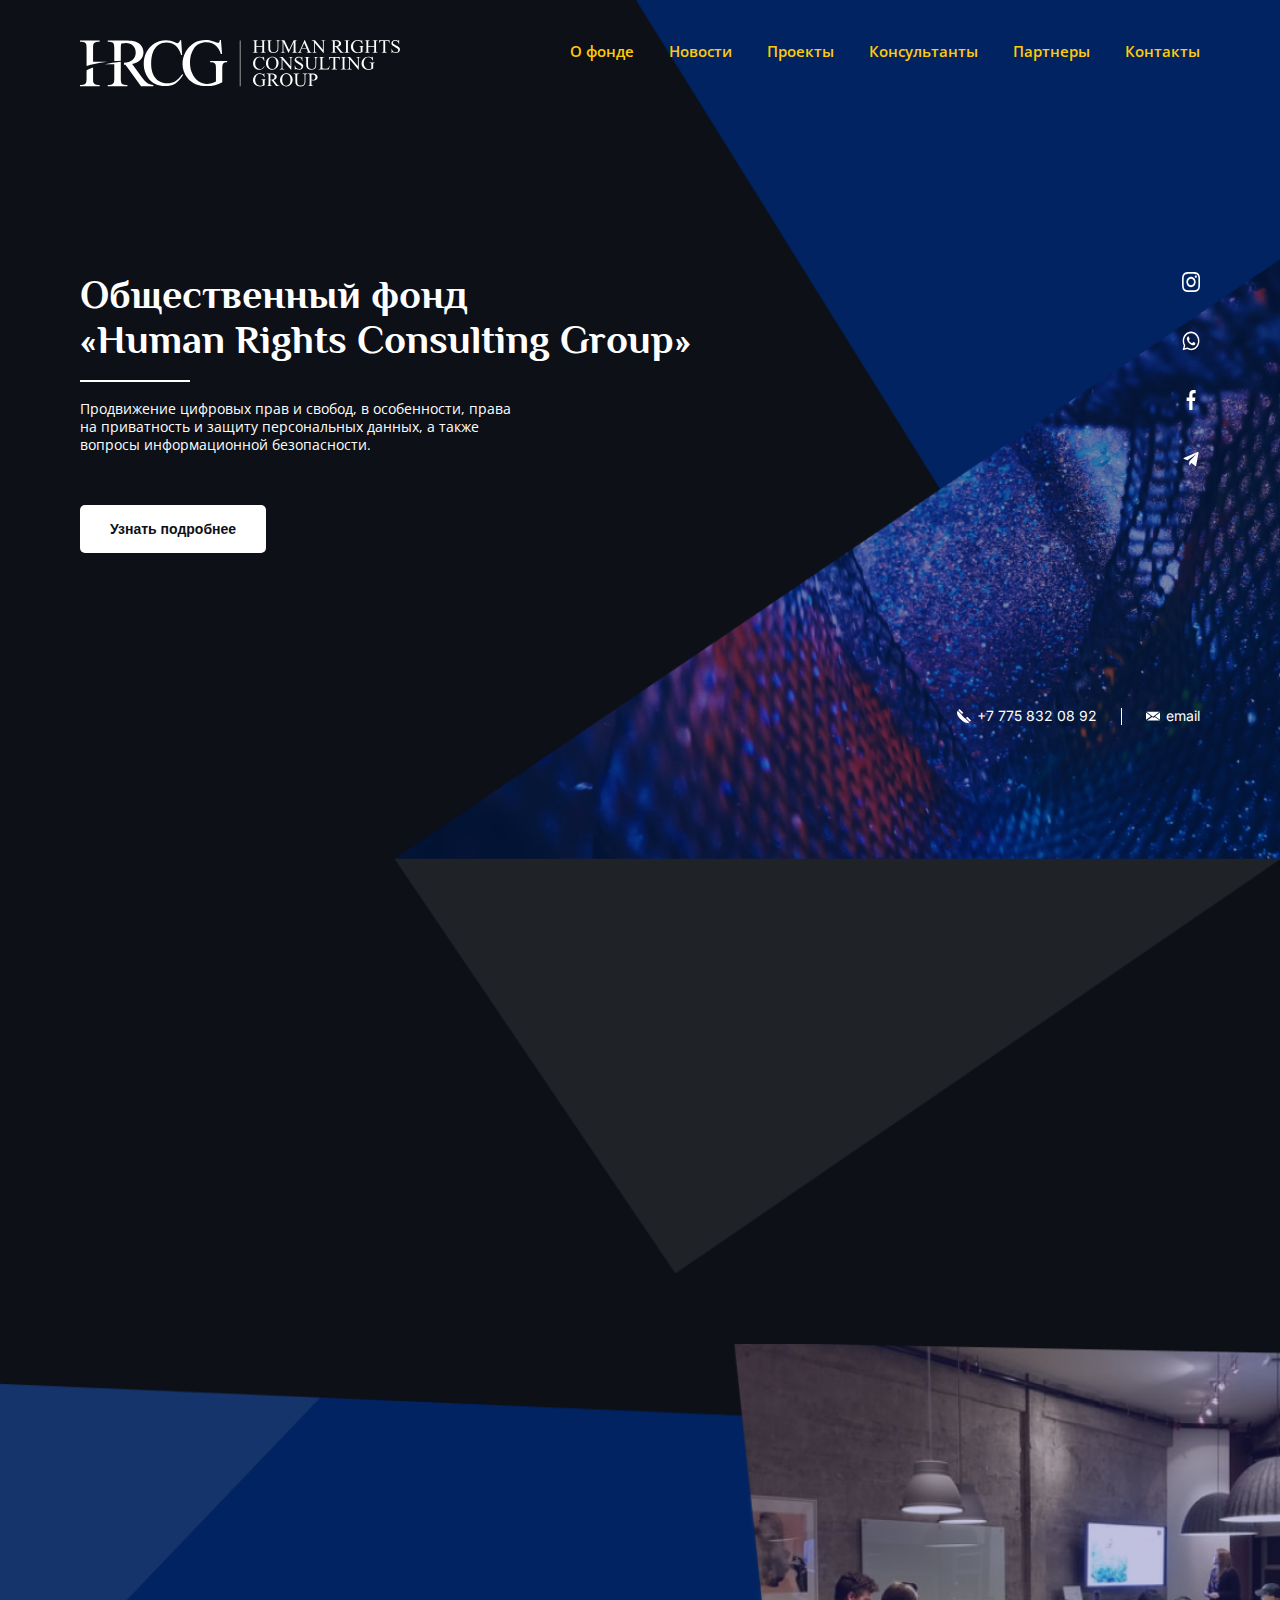
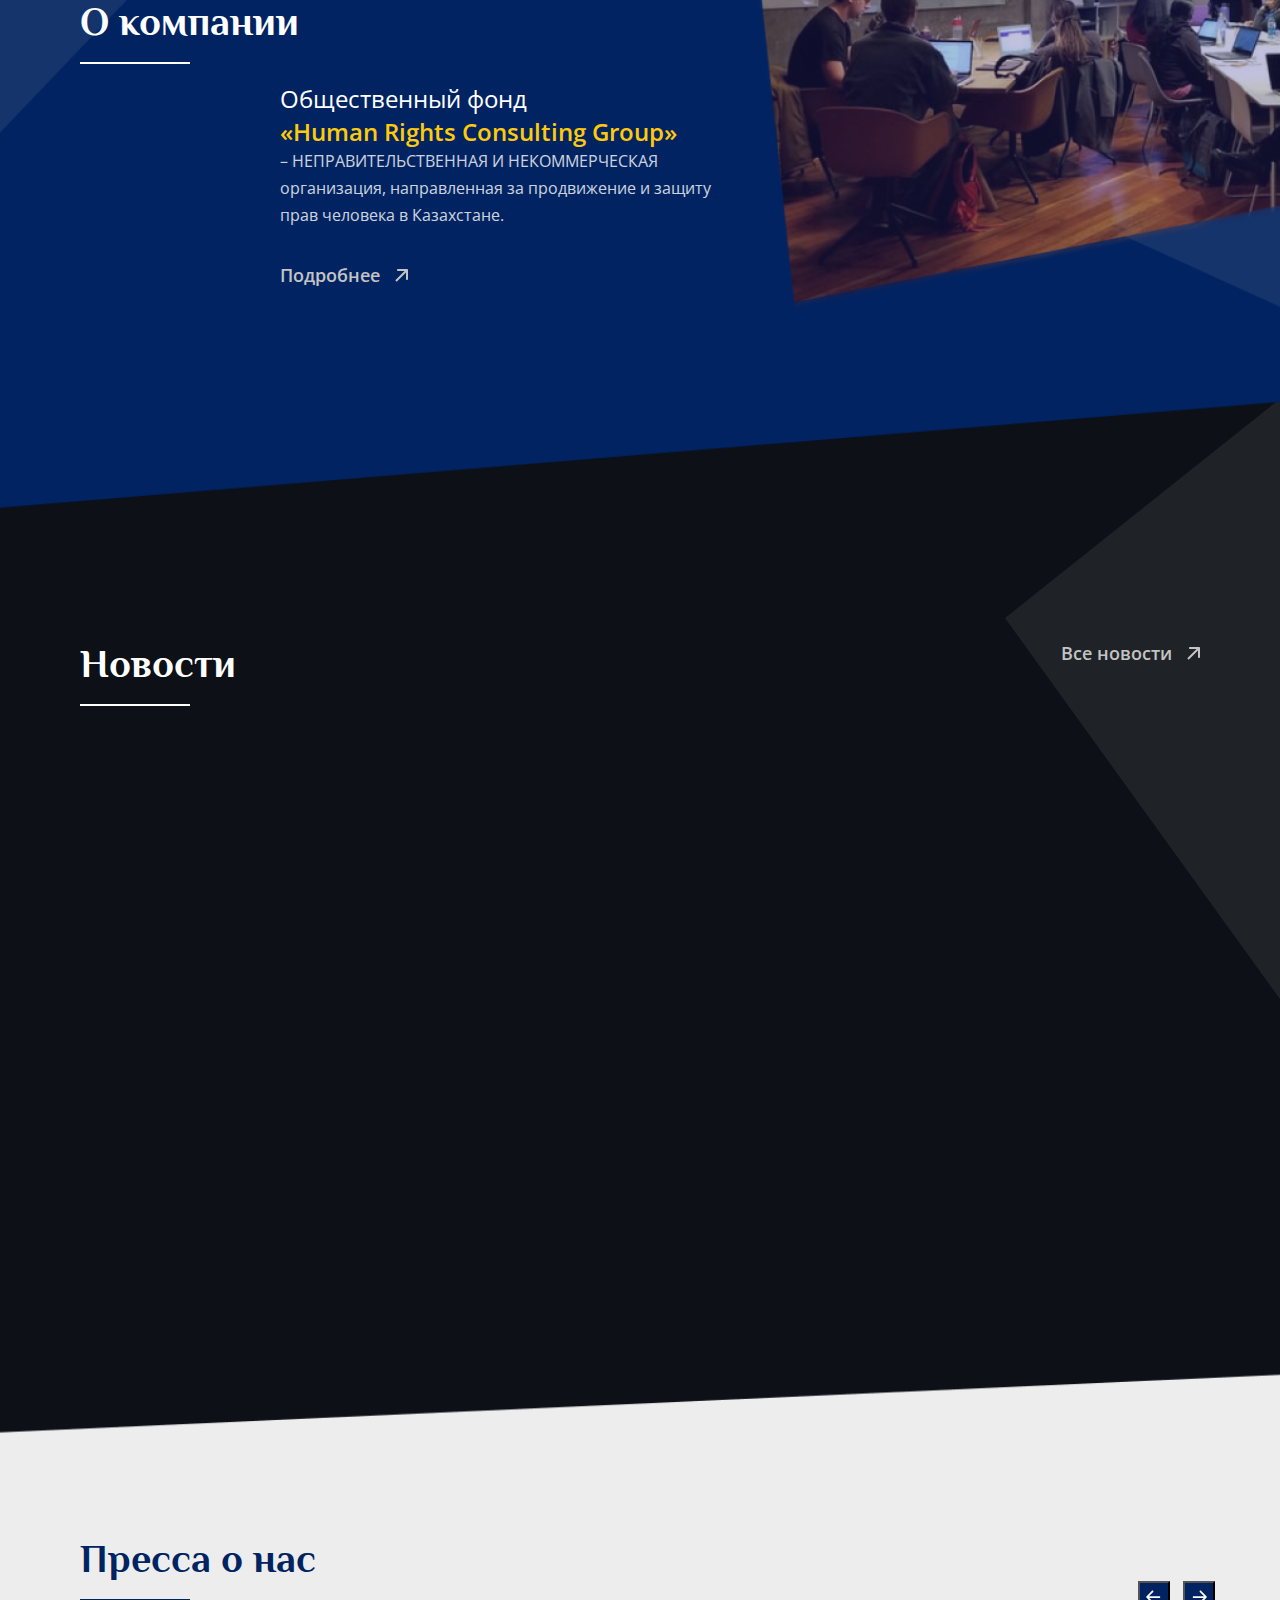
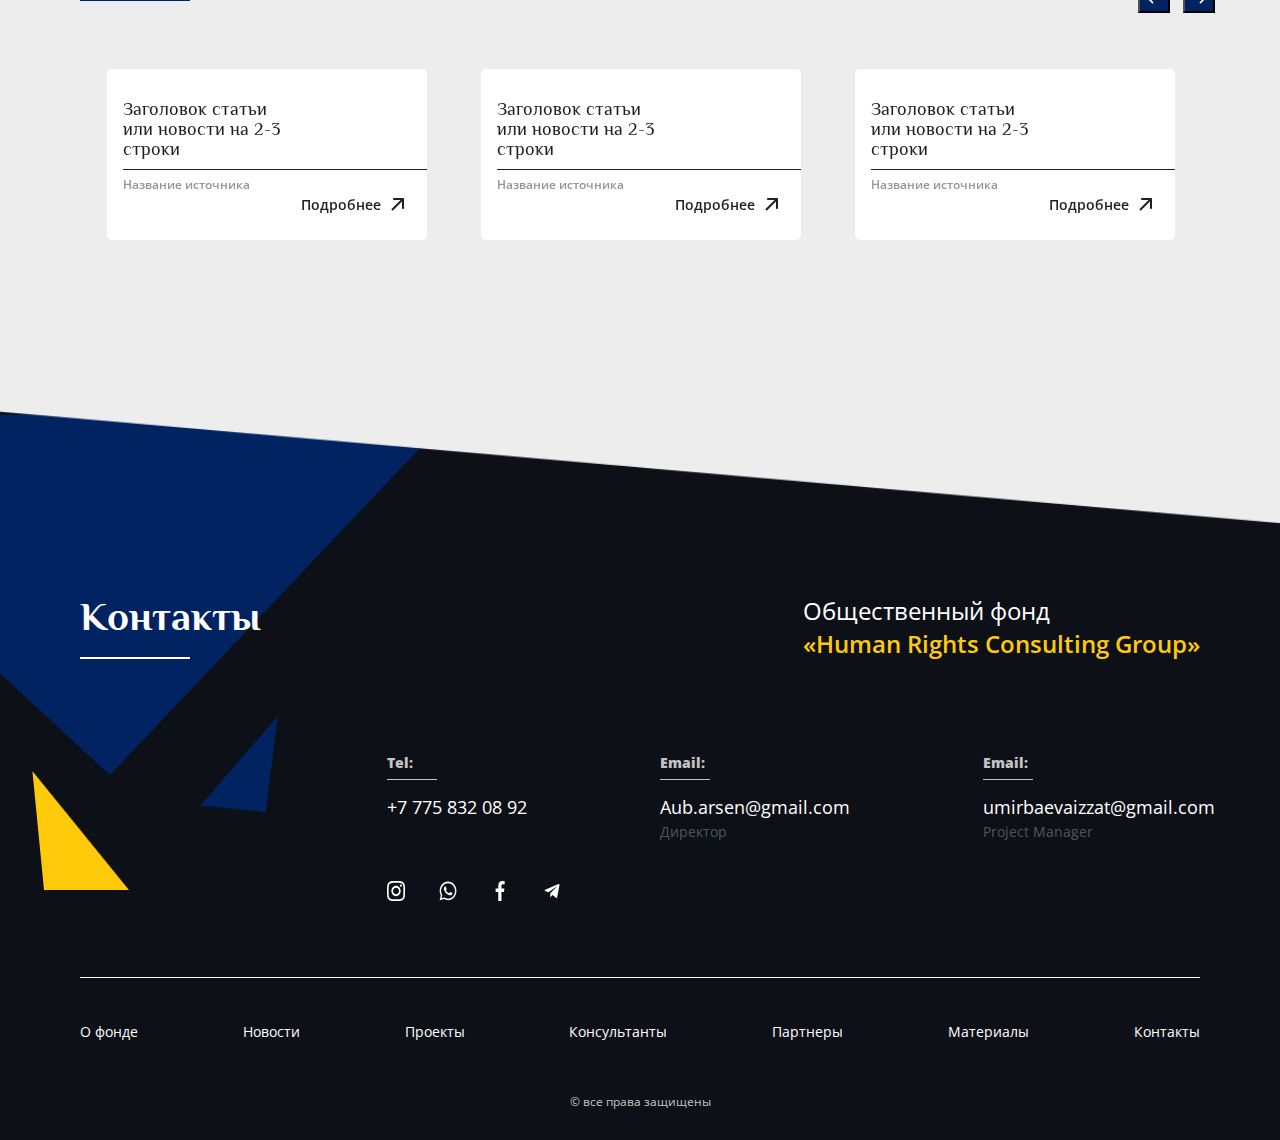
<file: index.html>
<!DOCTYPE html>
<html lang="ru">
<head>
    <meta charset="UTF-8">
    <meta http-equiv="X-UA-Compatible" content="IE=edge">
    <meta name="viewport" content="width=device-width, initial-scale=1.0">
    <title>Общественный фонд «Human Rights Consulting Group»</title>
    <link rel="stylesheet" href="styles/style.css">
</head>
<body>
    <header id="header">
        <div class="container">
            <nav class="menu">
                <a href="index.html"><img src="img/main/headerlogo.svg" alt="logo" class="logo__header"></a>
                <div class="menu__burger nav__bar" id="menu__burger"><img src="img/main/heroicons-outline_menu-alt-3.svg" id='menu__burger-img' alt="burger_menu"></div>
                <ul class="menu__list">
                    <li class="menu__list-item"><a href="#main">О фонде</a></li>
                    <li class="menu__list-item"><a href="pages/news.html">Новости</a></li>
                    <li class="menu__list-item"><a href="pages/projects.html">Проекты</a></li>
                    <li class="menu__list-item"><a href="pages/consultants.html">Консультанты</a></li>
                    <li class="menu__list-item"><a href="pages/partners.html">Партнеры</a></li>
                    <li class="menu__list-item"><a href="#contacts">Контакты</a></li>
                </ul>
            </nav>
            <div class="main__block">
                <div class="main__info animation-block">
                    <p class="main__title">Общественный фонд</p>
                    <p  class="main__subtitle">«Human Rights Consulting Group»</p>
                    <div class="line"></div>
                    <p class="main__desc">Продвижение цифровых прав и свобод, в особенности, права<br>
                         на приватность и защиту персональных данных, а также<br>
                          вопросы информационной безопасности.
                    </p>
                    <button class="btn"><a href="#main">Узнать подробнее</a></button>
                </div>
                <div class="main__socialm">
                    <a href="https://www.instagram.com/" class="social__item"><img src="img/main/inst.svg" alt=""></a>
                    <a href="https://wa.me/+77758320892" class="social__item"><img src="img/main/whatsapp.svg" alt=""></a>
                    <a href="" class="social__item"><img src="img/main/facebook.svg" alt=""></a>
                    <a href="https://t.me/+77758320892" class="social__item"><img src="img/main/telegram.svg" alt=""></a>
                </div>
            </div>
            <div class="header__contacts">
                <div class="cont__item item__tel">
                    <img src="img/main/tel.svg" alt="tel" class="tel__img">
                    <a href="tel:+77758320892">+7 775 832 08 92</a>
                </div>
                <div class="cont__item item__email">
                    <img src="img/main/email.svg" alt="email" class="mail__img">
                    <a href="mailto:Aub.arsen@gmail.com">email</a>
                </div>
            </div>
            <section class="mission animation-block">
                <div class="container">
                    <p class="main__title">Наша миссия</p>
                    <div class="line"></div>
                    <p class="mission__desc">Развитие гражданского общества путем<br>
                        информирования и вовлечения в продвижение<br>
                        прав человека в Республике Казахстан.
                    </p>
                </div>
            </section>
        </div>
    </header>
    <main>
        <section class="about__company" id="main">
            <div class="container">
                <p class="main__title">О компании</p>
                <div class="line"></div>
                <div class="about__desc">
                    <p class="about__heading">Общественный фонд<br>
                    <span>«Human Rights Consulting Group»</span>
                    </p>
                    <p class="about__info"><span>– НЕПРАВИТЕЛЬСТВЕННАЯ И НЕКОММЕРЧЕСКАЯ</span><br>
                         организация, направленная за продвижение и защиту<br>
                        прав человека в Казахстане.
                    </p>
                    <a href="" class="link__a btn__style btn__active" id="button">Подробнее <img src="img/main/arrow.svg" alt="arrow" class="link__icon"></a>
                </div>
                <div id="informer" class="b-toggle"><br>
                    <p class="about__hidden-info">HRCG является новой организацией, т.к. была зарегистрирована<br>
                        в июне 2020 года. На данный момент приоритет направлен на<br>
                        продвижение цифровых прав и свобод, в особенности, права на<br>
                        приватность и защиту персональных данных, а также вопросы<br>
                        информационной безопасности.
                    </p>
                    <p class="about__hidden-title">Основные методы и инструменты деятльности:</p>
                    <div class="about__methods">
                        <div class="about__methods-item">
                            <img src="img/main/analytics.png" alt="analytics">
                            <img src="img/main/hiddentriang.svg" alt="hiddentriang">
                            <p>Исследования<br> и анализ</p>
                        </div>
                        <div class="about__methods-item">
                            <img src="img/main/pie-chart.png" alt="chart">
                            <img src="img/main/hiddentriang.svg" alt="hiddentriang">
                            <p>Мониторинг<br> и оценка</p>
                        </div>
                        <div class="about__methods-item">
                            <img src="img/main/open.png" alt="open">
                            <img src="img/main/hiddentriang.svg" alt="hiddentriang">
                            <p>Образование<br> и просвещение</p>
                        </div>
                        <div class="about__methods-item">
                            <img src="img/main/darts.png" alt="darts">
                            <img src="img/main/hiddentriang.svg" alt="hiddentriang">
                            <p>Предоставление консультаций<br> и ведение кейсов</p>
                        </div>
                        <div class="about__methods-item">
                            <img src="img/main/business-presentation.png" alt="business-presentation">
                            <img src="img/main/hiddentriang.svg" alt="hiddentriang">
                            <p>Организация<br> и координация<br> мероприятий,<br> площадок и сообществ</p>
                        </div>
                        <div class="about__methods-item">
                            <img src="img/main/world.png" alt="world">
                            <img src="img/main/hiddentriang.svg" alt="hiddentriang">
                            <p>Взаимодействие<br> с государством и<br> международным<br> сообществом</p>
                        </div>
                        <div class="about__methods-item">
                            <img src="img/main/scale.png" alt="scale">
                            <img src="img/main/hiddentriang.svg" alt="hiddentriang">
                            <p>Информационные<br> и адвокационные<br> кампании</p>
                        </div>
                        <div class="about__methods-item">
                            <img src="img/main/desktop-computer.png" alt="desktop-computer">
                            <img src="img/main/hiddentriang.svg" alt="hiddentriang">
                            <p>Разработка решений и<br> автоматизация процессов<br> с использованием IT</p>
                        </div>
                    </div>
                </div>
            </div>
        </section>
        <section class="news__section">
            <div class="trianglenews"></div>
            <div class="container">                                                                                                                                                                                                                                                                                           
                <div class="heading__wrapper">
                    <div class="news__title">
                        <p class="main__title">Новости</p>
                        <div class="line"></div>
                    </div>
                    <a href="pages/news.html" class="link__a btn__style btn__active">Все новости <img src="img/main/arrow.svg" alt="arrow" class="link__icon"></a>
                </div>
                <div class="news__cards">
                    <div class="news__cards-item  animation-block">
                        <div class="cards__img1 cards__img-height">
                            <div class="cards__date">23.04.2022</div>
                        </div>
                        <div class="cards__info">
                            <p class="cards__heading">Workshop на тему «Цифровая<br> безопасность и цифровые права.<br> Адвокация»</p>
                            <hr class="cards__line">
                            <p class="cards__desc">Организаторами является International Republican<br> Institute в партнерстве с ОФ «Human Rights Consulting<br> Group» (HRCG).</p>
                            <a href="pages/article.html" class="cards__link btn__style btn__active">Подробнее <img src="img/main/bluearrow.svg" alt="arrow" class="link__icon"></a>
                        </div>
                    </div>
                    <div class="news__cards-item  animation-block">
                        <div class="cards__img1 cards__img-height">
                            <div class="cards__date">23.04.2022</div>
                        </div>
                        <div class="cards__info">
                            <p class="cards__heading">Workshop на тему «Цифровая<br> безопасность и цифровые права.<br> Адвокация»</p>
                            <hr class="cards__line">
                            <p class="cards__desc">Организаторами является International Republican<br> Institute в партнерстве с ОФ «Human Rights Consulting<br> Group» (HRCG).</p>
                            <a href="pages/article.html" class="cards__link btn__style btn__active">Подробнее <img src="img/main/bluearrow.svg" alt="arrow" class="link__icon"></a>
                        </div>
                    </div>
                    <div class="news__cards-item  animation-block">
                        <div class="cards__img1 cards__img-height">
                            <div class="cards__date">23.04.2022</div>
                        </div>
                        <div class="cards__info">
                            <p class="cards__heading">Workshop на тему «Цифровая<br> безопасность и цифровые права.<br> Адвокация»</p>
                            <hr class="cards__line">
                            <p class="cards__desc">Организаторами является International Republican<br> Institute в партнерстве с ОФ «Human Rights Consulting<br> Group» (HRCG).</p>
                            <a href="pages/article.html" class="cards__link btn__style btn__active">Подробнее <img src="img/main/bluearrow.svg" alt="arrow" class="link__icon"></a>
                        </div>
                    </div>
                </div>
                <a href="pages/news.html" class="mobile__news-link btn__active">Все новости <img src="img/main/arrow.svg" alt="arrow" class="link__icon"></a>
            </div>
        </section>
        <section class="press">
            <div class="container">
                <p class="main__title">Пресса о нас</p>
                <div class="line"></div>
                <div class="slider">
                    <div class="slider__item">
                        <p class="parag__heading">Заголовок статьи<br> 
                            или новости на 2-3<br> 
                            строки
                        </p>
                        <div class="parag__line"></div>
                        <p class="source">Название источника</p>
                        <a href="" class="parag__btn btn__style btn__active">Подробнее <img src="img/main/blackarr.svg" alt="blackarr"></a>
                    </div>
                    <div class="slider__item">
                        <p class="parag__heading">Заголовок статьи<br> 
                            или новости на 2-3<br> 
                            строки
                        </p>
                        <div class="parag__line"></div>
                        <p class="source">Название источника</p>
                        <a href="" class="parag__btn btn__style btn__active">Подробнее <img src="img/main/blackarr.svg" alt="blackarr"></a>
                    </div>
                    <div class="slider__item">
                        <p class="parag__heading">Заголовок статьи<br> 
                            или новости на 2-3<br> 
                            строки
                        </p>
                        <div class="parag__line"></div>
                        <p class="source">Название источника</p>
                        <a href="" class="parag__btn btn__style btn__active">Подробнее <img src="img/main/blackarr.svg" alt="blackarr"></a>
                    </div>
                    <div class="slider__item">
                        <p class="parag__heading">Заголовок статьи<br> 
                            или новости на 2-3<br> 
                            строки
                        </p>
                        <div class="parag__line"></div>
                        <p class="source">Название источника</p>
                        <a href="" class="parag__btn btn__style btn__active">Подробнее <img src="img/main/blackarr.svg" alt="blackarr"></a>
                    </div>
                    <div class="slider__item">
                        <p class="parag__heading">Заголовок статьи<br> 
                            или новости на 2-3<br> 
                            строки
                        </p>
                        <div class="parag__line"></div>
                        <p class="source">Название источника</p>
                        <a href="" class="parag__btn btn__style btn__active">Подробнее <img src="img/main/blackarr.svg" alt="blackarr"></a>
                    </div>
                </div>
        </section>
    </main>
    <footer class="footer" id="contacts__block">
        <div class="footer__features"></div>
        <div class="container">
            <div class="footer__wrapper">
                <div class="footer__top">
                    <div class="footer__heading">
                        <p class="main__title">Контакты</p>
                        <div class="line"></div>
                    </div>
                    <p class="about__heading">Общественный фонд<br>
                        <span>«Human Rights Consulting Group»</span>
                    </p>
                </div>
                <div class="footer__social-media">
                    <div class="footer__contacts">
                        <div class="contacts__item">
                            <p class="contacts__heading">Tel:</p>
                            <div class="contacts__line"></div>
                            <a href="tel:+77758320892">+7 775 832 08 92</a>
                        </div>
                        <div class="contacts__item">
                            <p class="contacts__heading">Email:</p>
                            <div class="contacts__line"></div>
                            <a href="mailto:Aub.arsen@gmail.com">Aub.arsen@gmail.com</a>
                            <p class="contacts__subtitle">Директор</p>
                        </div>
                        <div class="contacts__item">
                            <p class="contacts__heading">Email:</p>
                            <div class="contacts__line"></div>
                            <a href="mailto:umirbaevaizzat@gmail.com">umirbaevaizzat@gmail.com</a>
                            <p class="contacts__subtitle">Project Manager</p>
                        </div>
                    </div>
                    <div class="main__socialm">
                        <a href="https://www.instagram.com/" class="social__item"><img src="img/main/inst.svg" alt=""></a>
                        <a href="https://wa.me/+77758320892" class="social__item"><img src="img/main/whatsapp.svg" alt=""></a>
                        <a href="" class="social__item"><img src="img/main/facebook.svg" alt=""></a>
                        <a href="https://t.me/+77758320892" class="social__item"><img src="img/main/telegram.svg" alt=""></a>
                    </div>
                </div>
                <div class="footer__border"></div>
                <ul class="footer__links">
                    <li class="footer__links-item"><a href="#main">О фонде</a></li>
                    <li class="footer__links-item"><a href="pages/news.html">Новости</a></li>
                    <li class="footer__links-item"><a href="pages/projects.html">Проекты</a></li>
                    <li class="footer__links-item"><a href="pages/consultants.html">Консультанты</a></li>
                    <li class="footer__links-item"><a href="pages/partners.html">Партнеры</a></li>
                    <li class="footer__links-item"><a href="pages/materials.html">Материалы</a></li>
                    <li class="footer__links-item"><a href='#contacts__block' id="contacts">Контакты</a></li>
                </ul>
                <p class="license">© все права защищены</p>
            </div>
        </div>
    </footer>
    <aside class="aside" id="aside">
        <div class="aside__backdrop" id="aside__backdrop"></div>
        <div class="aside__inner">
            <div class="aside__close" id="aside__close"><span id='close' class="close"></span></div>
            <ul class="aside___link-wrapper">
                    <li class="aside__links-item"><a href="#main">О фонде</a></li>
                    <li class="aside__links-item"><a href="pages/news.html">Новости</a></li>
                    <li class="aside__links-item"><a href="pages/projects.html">Проекты</a></li>
                    <li class="aside__links-item"><a href="pages/consultants.html">Консультанты</a></li>
                    <li class="aside__links-item"><a href="pages/partners.html">Партнеры</a></li>
                    <li class="aside__links-item"><a href="pages/materials.html">Материалы</a></li>
                    <li class="aside__links-item"><a href='#contacts__block' id="contacts">Контакты</a></li>
            </ul>
        </div>
    </aside>
    <!--Подключаем файл скриптов-->
    <script src="js/main.js"></script>
    <!--Анимация скролла-->
    <script src="js/animation.js"></script>
    <!--Подключение jQuery-->
    <script src="https://code.jquery.com/jquery-3.6.0.min.js"></script>
    <!--Подключаем слайдер Slick-->
    <script src="js/slick.min.js"></script>
    <script src="js/script.js"></script>
    <!--Плавный скролл якорных ссылок-->
    <script src="js/scroll.js"></script>
    <script src="js/menu.js"></script>
</body>
</html>
</file>
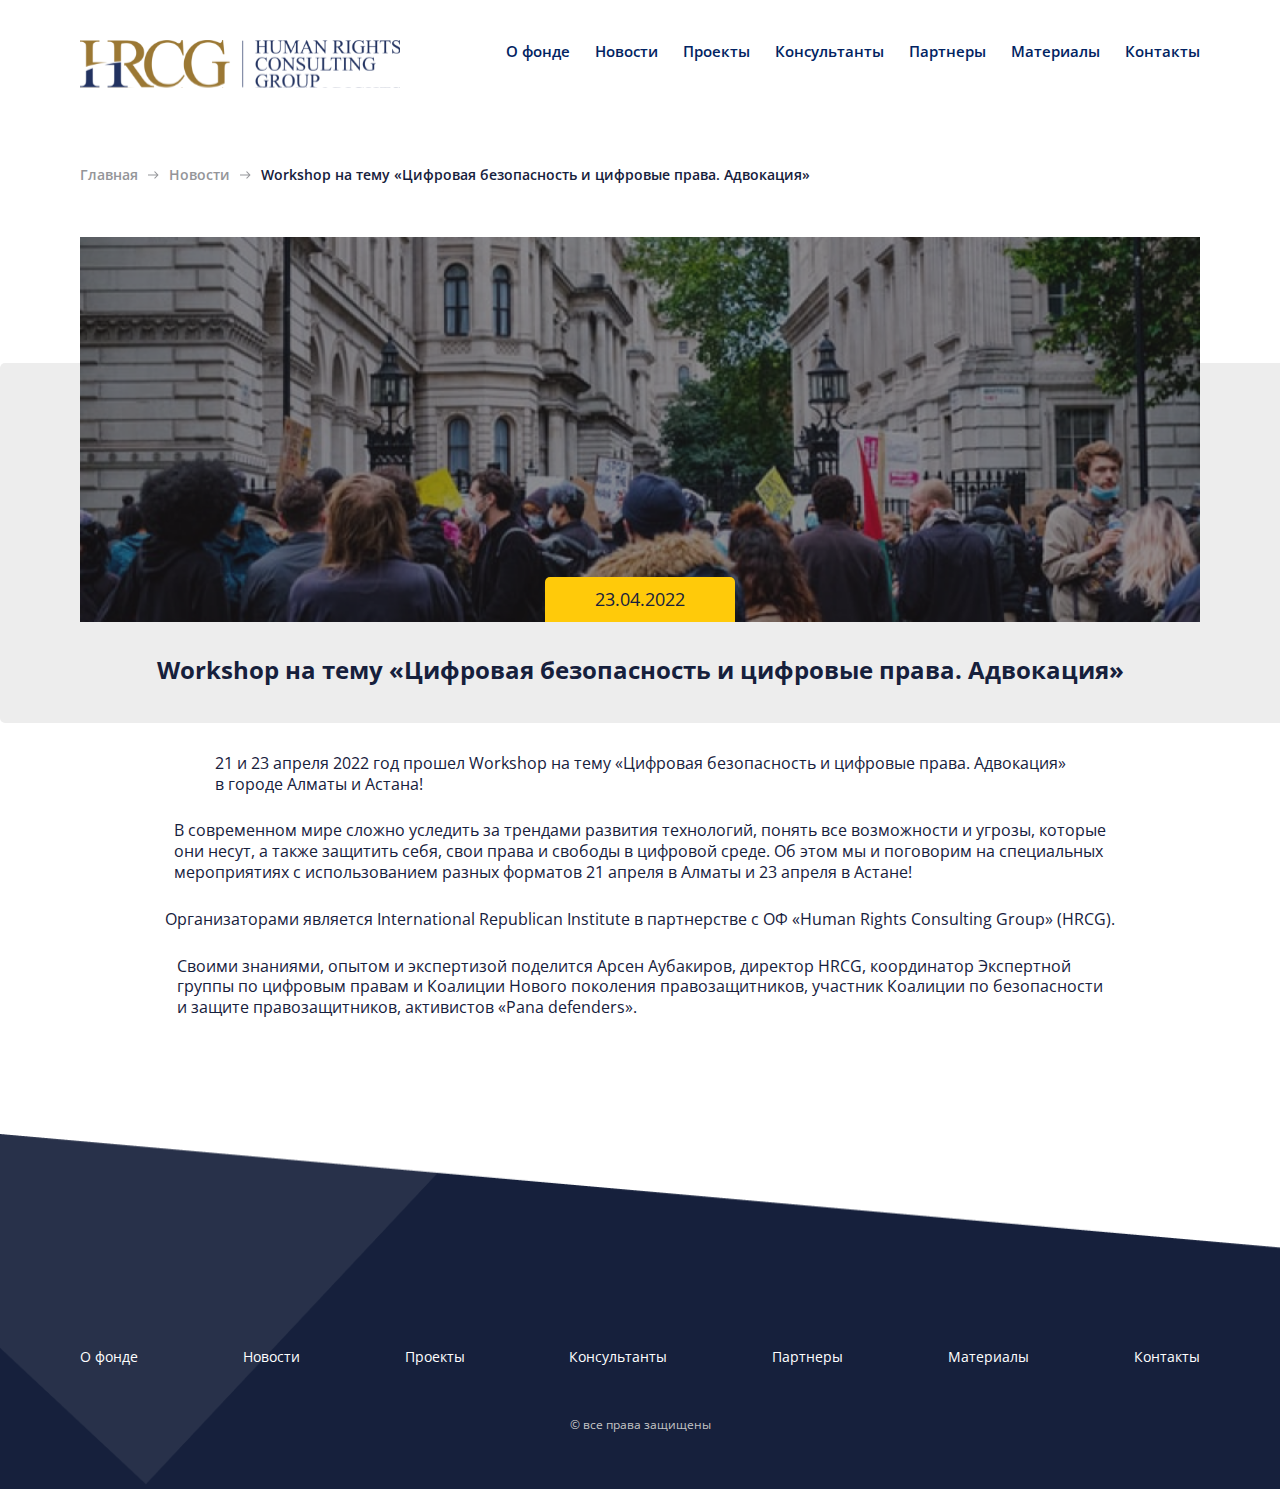
<file: pages/article.html>
<!DOCTYPE html>
<html lang="ru">
<head>
    <meta charset="UTF-8">
    <meta http-equiv="X-UA-Compatible" content="IE=edge">
    <meta name="viewport" content="width=device-width, initial-scale=1.0">
    <title>Workshop на тему «Цифровая безопасность и цифровые права. Адвокация»</title>
    <link rel="stylesheet" href="../styles/article.css">
</head>
<body>
    <header>
        <div class="container">
            <nav class="menu">
                <a href="../index.html"><img src="../img/newsblog/bloglogo.svg" alt="logo" class="logoheader"></a>
                <div class="menu__burger nav__bar" id="menu__burger"><img src="../img/all/blacklogo.svg" id='menu__burger-img' alt="burger_menu"></div>
                <ul class="menu__list">
                    <li class="menu__list-item"><a href="../index.html#main">О фонде</a></li>
                    <li class="menu__list-item"><a href="news.html">Новости</a></li>
                    <li class="menu__list-item"><a href="projects.html">Проекты</a></li>
                    <li class="menu__list-item"><a href="consultants.html">Консультанты</a></li>
                    <li class="menu__list-item"><a href="partners.html">Партнеры</a></li>
                    <li class="menu__list-item"><a href="materials.html">Материалы</a></li>
                    <li class="menu__list-item"><a href="../index.html#contacts">Контакты</a></li>
                </ul>
            </nav>
        </div>
    </header>
    <main>
        <section class="news__article">
            <div class="bg__article"></div>
            <div class="container">
                <div class="news__link">
                    <a href="../index.html" class="news__link-item1">Главная</a>
                    <img src="../img/all/greyarrow.svg" alt="greyarrow">
                    <a href="news.html" class="news__link-item1">Новости</a>
                    <img src="../img/all/greyarrow.svg" alt="greyarrow">
                    <a href="article.html" class="news__link-item2">Workshop на тему «Цифровая безопасность и цифровые права. Адвокация»</a>
                </div>
                <div class="article__wrapper">
                    <div class="article__img">
                        <div class="picture"></div>
                        <div class="cards__date">23.04.2022</div>
                    </div>
                </div>
                <p class="article__title">Workshop на тему «Цифровая безопасность и цифровые права. Адвокация»</p>
                <div class="article__info">
                        <p>
                            21 и 23 апреля 2022 год прошел Workshop на тему «Цифровая безопасность и цифровые права. Адвокация»<br> 
                            в городе Алматы и Астана!
                        </p>
                        <p>
                            В современном мире сложно уследить за трендами развития технологий, понять все возможности и угрозы, которые<br> они несут, а также защитить себя, свои права и свободы в цифровой среде. Об этом мы и поговорим на специальных<br> мероприятиях с использованием разных форматов 21 апреля в Алматы и 23 апреля в Астане!
                        </p>
                        <p>
                            Организаторами является International Republican Institute в партнерстве с ОФ «Human Rights Consulting Group» (HRCG).
                        </p>
                        <p>
                            Своими знаниями, опытом и экспертизой поделится Арсен Аубакиров, директор HRCG, координатор Экспертной<br> группы по цифровым правам и Коалиции Нового поколения правозащитников, участник Коалиции по безопасности<br> 
                            и защите правозащитников, активистов «Pana defenders».
                        </p>
                </div>
            </div>
        </section>
    </main>
    <footer>
        <div class="container">
            <ul class="footer__links">
                <li class="footer__links-item"><a href="../index.html#main">О фонде</a></li>
                <li class="footer__links-item"><a href="news.html">Новости</a></li>
                <li class="footer__links-item"><a href="projects.html">Проекты</a></li>
                <li class="footer__links-item"><a href="consultants.html">Консультанты</a></li>
                <li class="footer__links-item"><a href="partners.html">Партнеры</a></li>
                <li class="footer__links-item"><a href="materials.html">Материалы</a></li>
                <li class="footer__links-item"><a href="../index.html#contacts">Контакты</a></li>
            </ul>
            <p class="license">© все права защищены</p>
        </div>
    </footer>
    <aside class="aside" id="aside">
        <div class="aside__backdrop" id="aside__backdrop"></div>
        <div class="aside__inner">
            <div class="aside__close" id="aside__close"><span id='close' class="close"></span></div>
            <ul class="aside___link-wrapper">
                <li class="aside__links-item"><a href="../index.html#main">О фонде</a></li>
                <li class="aside__links-item"><a href="news.html">Новости</a></li>
                <li class="aside__links-item"><a href="projects.html">Проекты</a></li>
                <li class="aside__links-item"><a href="consultants.html">Консультанты</a></li>
                <li class="aside__links-item"><a href="partners.html">Партнеры</a></li>
                <li class="aside__links-item"><a href="materials.html">Материалы</a></li>
                <li class="aside__links-item"><a href='../index.html#contacts'>Контакты</a></li>
            </ul>
        </div>
    </aside>

    <script src="../js/menu.js"></script>
</body>
</html>
</file>
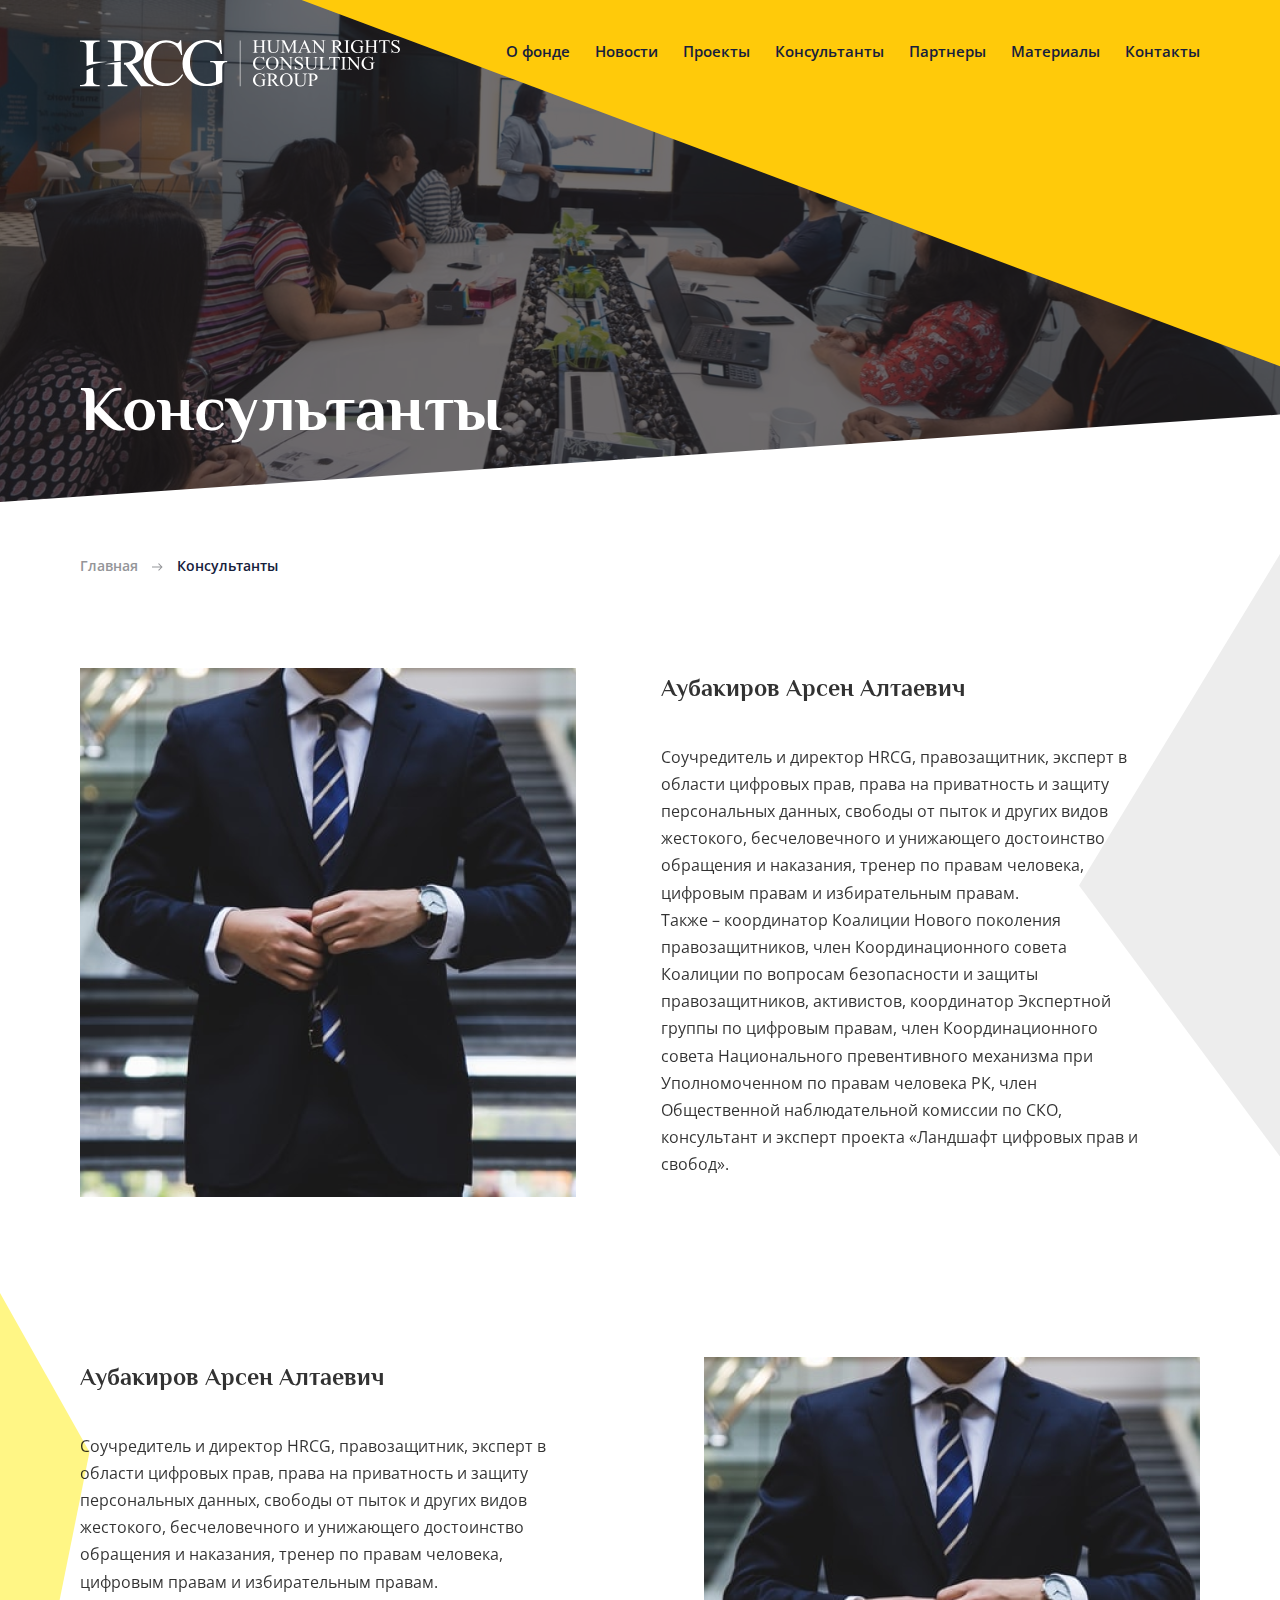
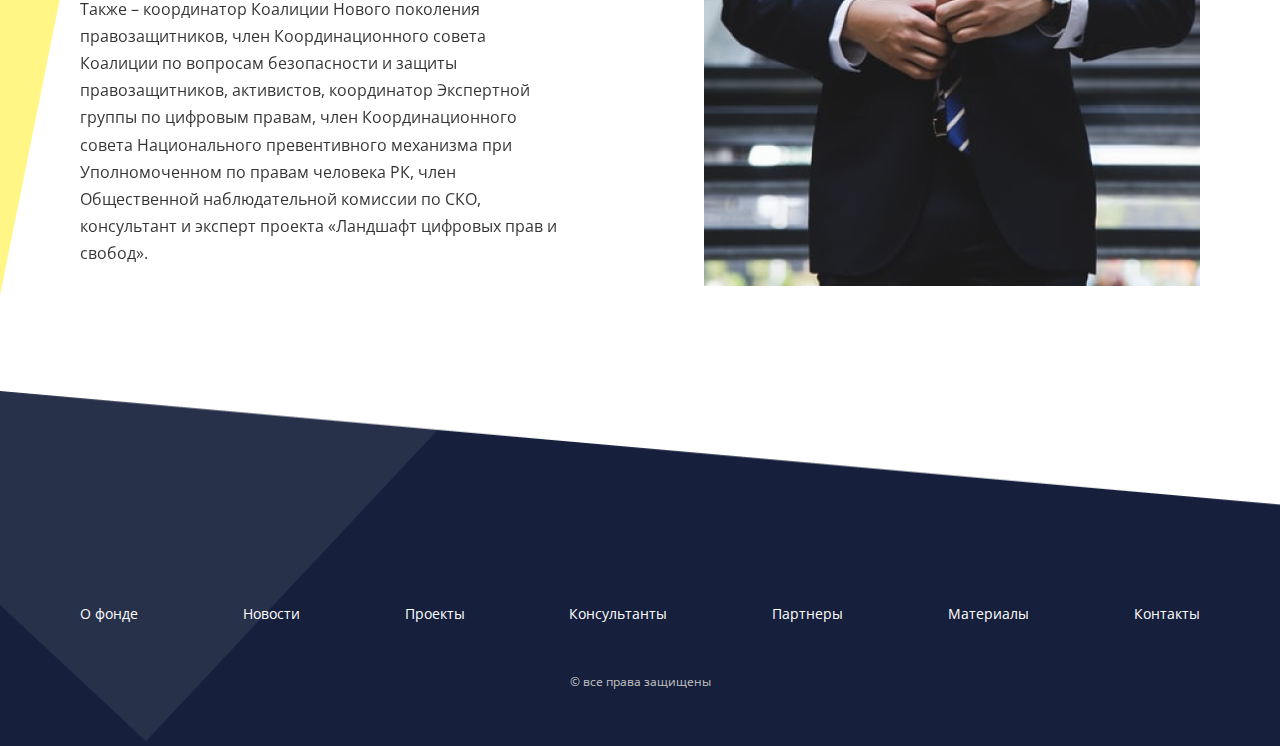
<file: pages/consultants.html>
<!DOCTYPE html>
<html lang="ru">
<head>
    <meta charset="UTF-8">
    <meta http-equiv="X-UA-Compatible" content="IE=edge">
    <meta name="viewport" content="width=device-width, initial-scale=1.0">
    <title>Консультанты</title>
    <link rel="stylesheet" href="../styles/consultants.css">
</head>
<body>
    <header>
        <div class="container">
            <nav class="menu">
                <a href="../index.html"><img src="../img/all/headerlogo.svg" alt="logo" class="logoheader"></a>
                <div class="menu__burger nav__bar" id="menu__burger"><img src="../img/all/blacklogo.svg" id='menu__burger-img' alt="burger_menu"></div>
                <ul class="menu__list">
                    <li class="menu__list-item"><a href="../index.html#main">О фонде</a></li>
                    <li class="menu__list-item"><a href="news.html">Новости</a></li>
                    <li class="menu__list-item"><a href="projects.html">Проекты</a></li>
                    <li class="menu__list-item"><a href="consultants.html">Консультанты</a></li>
                    <li class="menu__list-item"><a href="partners.html">Партнеры</a></li>
                    <li class="menu__list-item"><a href="materials.html">Материалы</a></li>
                    <li class="menu__list-item"><a href="../index.html#contacts">Контакты</a></li>
                </ul>
            </nav>
            <p class="news__title animation-block">Консультанты</p>
        </div>
    </header>
    <main>
        <section class="experts__section">
            <img src="../img/experts/greyitria.svg" alt="greyitria" class="grey__figure">
            <img src="../img/experts/yellowtria.svg" alt="yellowtria" class="yellow__figure">
            <div class="container">
                <div class="news__link">
                    <a href="../index.html" class="news__link-item1">Главная</a>
                    <img src="../img/all/greyarrow.svg" alt="greyarrow">
                    <a href="experts.html" class="news__link-item2">Консультанты</a>
                </div>
                <div class="experts__card-1">
                    <img src="../img/experts/man.png" alt="man" class="experts__img-1">
                    <div class="experts__text">
                        <p class="experts__heading">Аубакиров Арсен Алтаевич</p>
                        <p class="experts__info">Соучредитель и директор HRCG, правозащитник, эксперт в области цифровых прав, права на приватность и защиту персональных данных, свободы от пыток и других видов жестокого, бесчеловечного и унижающего достоинство обращения и наказания, тренер по правам человека, цифровым правам и избирательным правам.<br>
                            Также – координатор Коалиции Нового поколения правозащитников, член Координационного совета Коалиции 
                            по вопросам безопасности и защиты правозащитников, активистов, координатор Экспертной группы по цифровым правам, член Координационного совета Национального превентивного механизма при Уполномоченном по правам человека РК, член Общественной наблюдательной комиссии по СКО, консультант и эксперт проекта «Ландшафт цифровых прав и свобод».</p>
                    </div>
                </div>
                <div class="experts__card-2">
                    <img src="../img/experts/man.png" alt="man" class="experts__img-2">
                    <div class="experts__text">
                        <p class="experts__heading">Аубакиров Арсен Алтаевич</p>
                        <p class="experts__info">Соучредитель и директор HRCG, правозащитник, эксперт в области цифровых прав, права на приватность и защиту персональных данных, свободы от пыток и других видов жестокого, бесчеловечного и унижающего достоинство обращения и наказания, тренер по правам человека, цифровым правам и избирательным правам.<br>
                            Также – координатор Коалиции Нового поколения правозащитников, член Координационного совета Коалиции 
                            по вопросам безопасности и защиты правозащитников, активистов, координатор Экспертной группы по цифровым правам, член Координационного совета Национального превентивного механизма при Уполномоченном по правам человека РК, член Общественной наблюдательной комиссии по СКО, консультант и эксперт проекта «Ландшафт цифровых прав и свобод».</p>
                    </div>
                </div>
            </div>
        </section>
    </main>
    <footer>
        <div class="container">
            <ul class="footer__links">
                <li class="footer__links-item"><a href="../index.html#main">О фонде</a></li>
                <li class="footer__links-item"><a href="news.html">Новости</a></li>
                <li class="footer__links-item"><a href="projects.html">Проекты</a></li>
                <li class="footer__links-item"><a href="consultants.html">Консультанты</a></li>
                <li class="footer__links-item"><a href="partners.html">Партнеры</a></li>
                <li class="footer__links-item"><a href="materials.html">Материалы</a></li>
                <li class="footer__links-item"><a href="../index.html#contacts">Контакты</a></li>
            </ul>
            <p class="license">© все права защищены</p>
        </div>
    </footer>
    <aside class="aside" id="aside">
        <div class="aside__backdrop" id="aside__backdrop"></div>
        <div class="aside__inner">
            <div class="aside__close" id="aside__close"><span id='close' class="close"></span></div>
            <ul class="aside___link-wrapper">
                <li class="aside__links-item"><a href="../index.html#main">О фонде</a></li>
                <li class="aside__links-item"><a href="news.html">Новости</a></li>
                <li class="aside__links-item"><a href="projects.html">Проекты</a></li>
                <li class="aside__links-item"><a href="consultants.html">Консультанты</a></li>
                <li class="aside__links-item"><a href="partners.html">Партнеры</a></li>
                <li class="aside__links-item"><a href="materials.html">Материалы</a></li>
                <li class="aside__links-item"><a href='../index.html#contacts'>Контакты</a></li>
            </ul>
        </div>
    </aside>
    <script src="../js/menu.js"></script>
    <script src="../js/animation.js"></script>
</body>
</html>
</file>
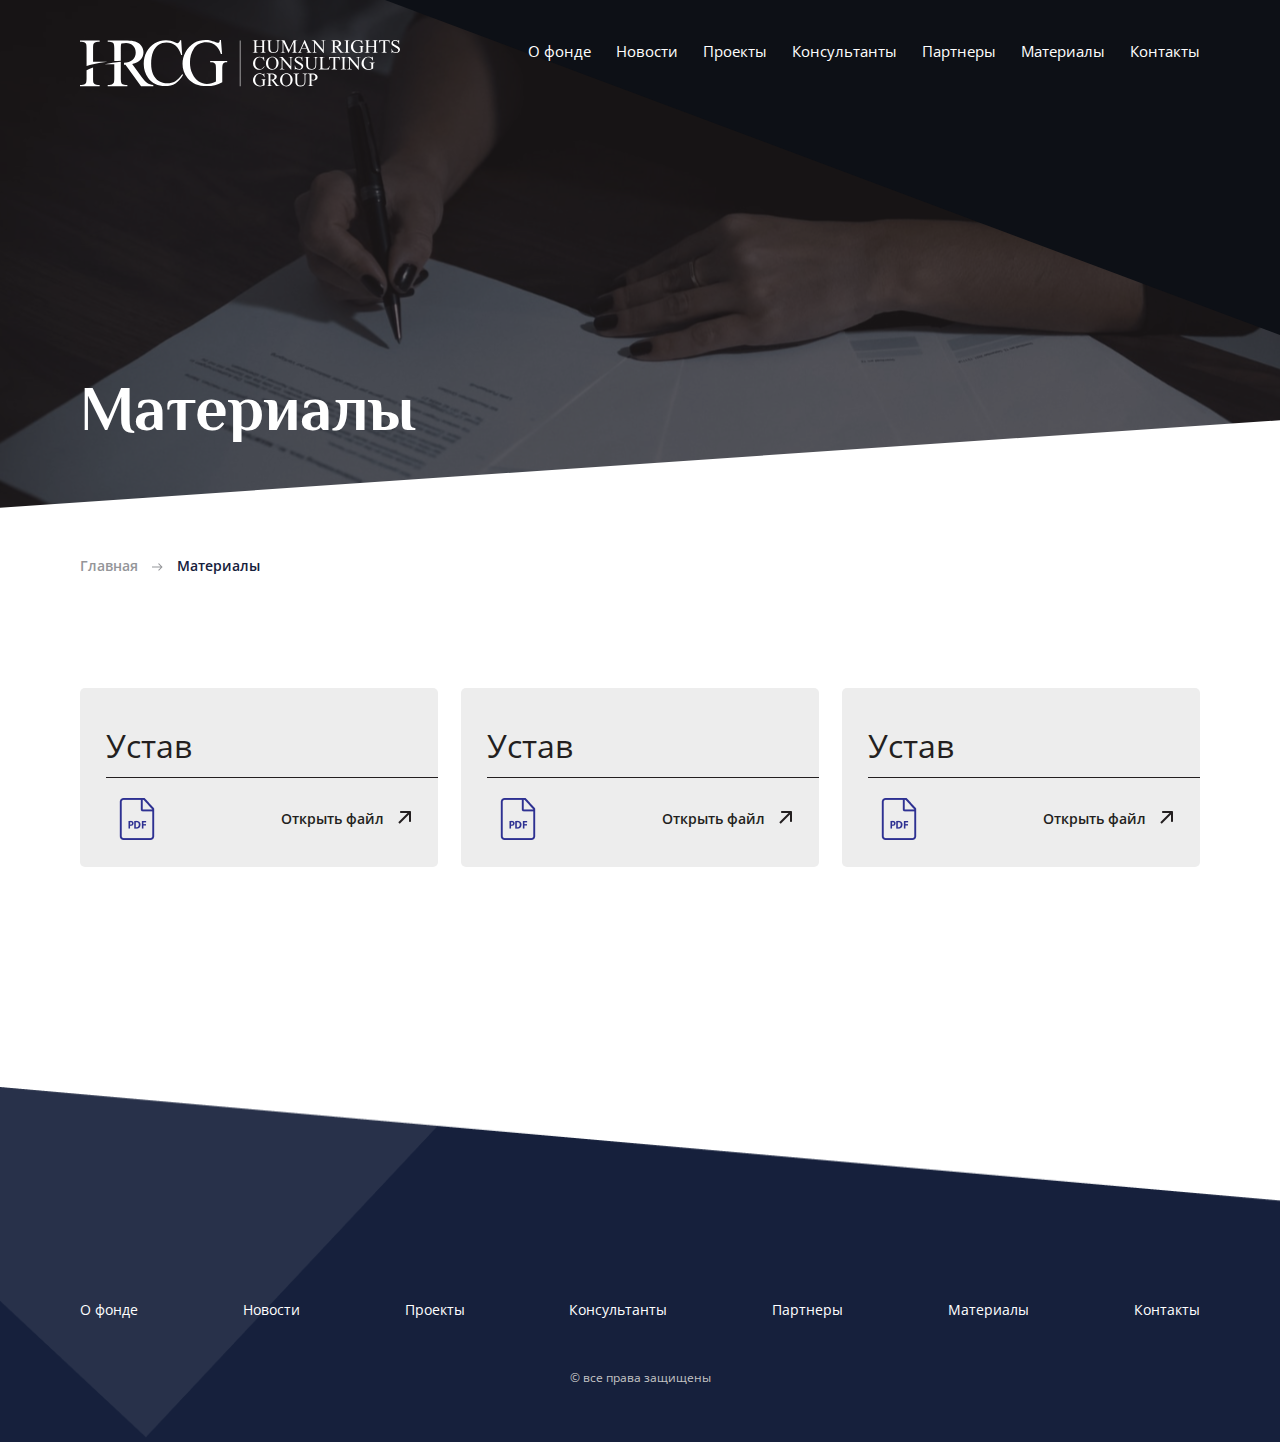
<file: pages/materials.html>
<!DOCTYPE html>
<html lang="ru">
<head>
    <meta charset="UTF-8">
    <meta http-equiv="X-UA-Compatible" content="IE=edge">
    <meta name="viewport" content="width=device-width, initial-scale=1.0">
    <title>Партнеры</title>
    <link rel="stylesheet" href="../styles/materials.css">
</head>
<body>
    <header>
        <div class="container">
            <nav class="menu">
                <a href="../index.html"><img src="../img/all/headerlogo.svg" alt="logo" class="logoheader"></a>
                <div class="menu__burger nav__bar" id="menu__burger"><img src="../img/all/whitelogo.svg" id='menu__burger-img' alt="burger_menu"></div>
                <ul class="menu__list">
                    <li class="menu__list-item"><a href="../index.html#main">О фонде</a></li>
                    <li class="menu__list-item"><a href="news.html">Новости</a></li>
                    <li class="menu__list-item"><a href="projects.html">Проекты</a></li>
                    <li class="menu__list-item"><a href="consultants.html">Консультанты</a></li>
                    <li class="menu__list-item"><a href="partners.html">Партнеры</a></li>
                    <li class="menu__list-item"><a href="materials.html">Материалы</a></li>
                    <li class="menu__list-item"><a href="../index.html#contacts">Контакты</a></li>
                </ul>
            </nav>
            <p class="news__title animation-block">Материалы</p>
        </div>
    </header>
    <main>
        <section class="materials__section">
            <div class="container">
                <div class="news__link">
                    <a href="../index.html" class="news__link-item1">Главная</a>
                    <img src="../img/all/greyarrow.svg" alt="greyarrow">
                    <a href="news.html" class="news__link-item2">Материалы</a>
                </div>
                <div class="materials__wrapper">
                    <div class="materials-item">
                        <p class="materials__title">Устав</p>
                        <div class="materials__line"></div>
                        <div class="source__file">
                            <img src="../img/materials/pdf.png" alt="pdf">
                            <a href="" class="btn__active">Открыть файл <img src="../img/all/brownarrow.svg" alt="brownarrow"></a>
                        </div>
                    </div>
                    <div class="materials-item">
                        <p class="materials__title">Устав</p>
                        <div class="materials__line"></div>
                        <div class="source__file">
                            <img src="../img/materials/pdf.png" alt="pdf">
                            <a href="" class="btn__active">Открыть файл <img src="../img/all/brownarrow.svg" alt="brownarrow"></a>
                        </div>
                    </div>
                    <div class="materials-item">
                        <p class="materials__title">Устав</p>
                        <div class="materials__line"></div>
                        <div class="source__file">
                            <img src="../img/materials/pdf.png" alt="pdf">
                            <a href="" class="btn__active">Открыть файл <img src="../img/all/brownarrow.svg" alt="brownarrow"></a>
                        </div>
                    </div>
                </div>
            </div>
        </section>
    </main>
    <footer>
        <div class="container">
            <ul class="footer__links">
                <li class="footer__links-item"><a href="../index.html#main">О фонде</a></li>
                <li class="footer__links-item"><a href="news.html">Новости</a></li>
                <li class="footer__links-item"><a href="projects.html">Проекты</a></li>
                <li class="footer__links-item"><a href="consultants.html">Консультанты</a></li>
                <li class="footer__links-item"><a href="partners.html">Партнеры</a></li>
                <li class="footer__links-item"><a href="materials.html">Материалы</a></li>
                <li class="footer__links-item"><a href="../index.html#contacts">Контакты</a></li>
            </ul>
            <p class="license">© все права защищены</p>
        </div>
    </footer>
    <aside class="aside" id="aside">
        <div class="aside__backdrop" id="aside__backdrop"></div>
        <div class="aside__inner">
            <div class="aside__close" id="aside__close"><span id='close' class="close"></span></div>
            <ul class="aside___link-wrapper">
                <li class="aside__links-item"><a href="../index.html#main">О фонде</a></li>
                <li class="aside__links-item"><a href="news.html">Новости</a></li>
                <li class="aside__links-item"><a href="projects.html">Проекты</a></li>
                <li class="aside__links-item"><a href="consultants.html">Консультанты</a></li>
                <li class="aside__links-item"><a href="partners.html">Партнеры</a></li>
                <li class="aside__links-item"><a href="materials.html">Материалы</a></li>
                <li class="aside__links-item"><a href='../index.html#contacts'>Контакты</a></li>
            </ul>
        </div>
    </aside>
    <script src="../js/menu.js"></script>
    <script src="../js/animation.js"></script>
</body>
</html>
</file>
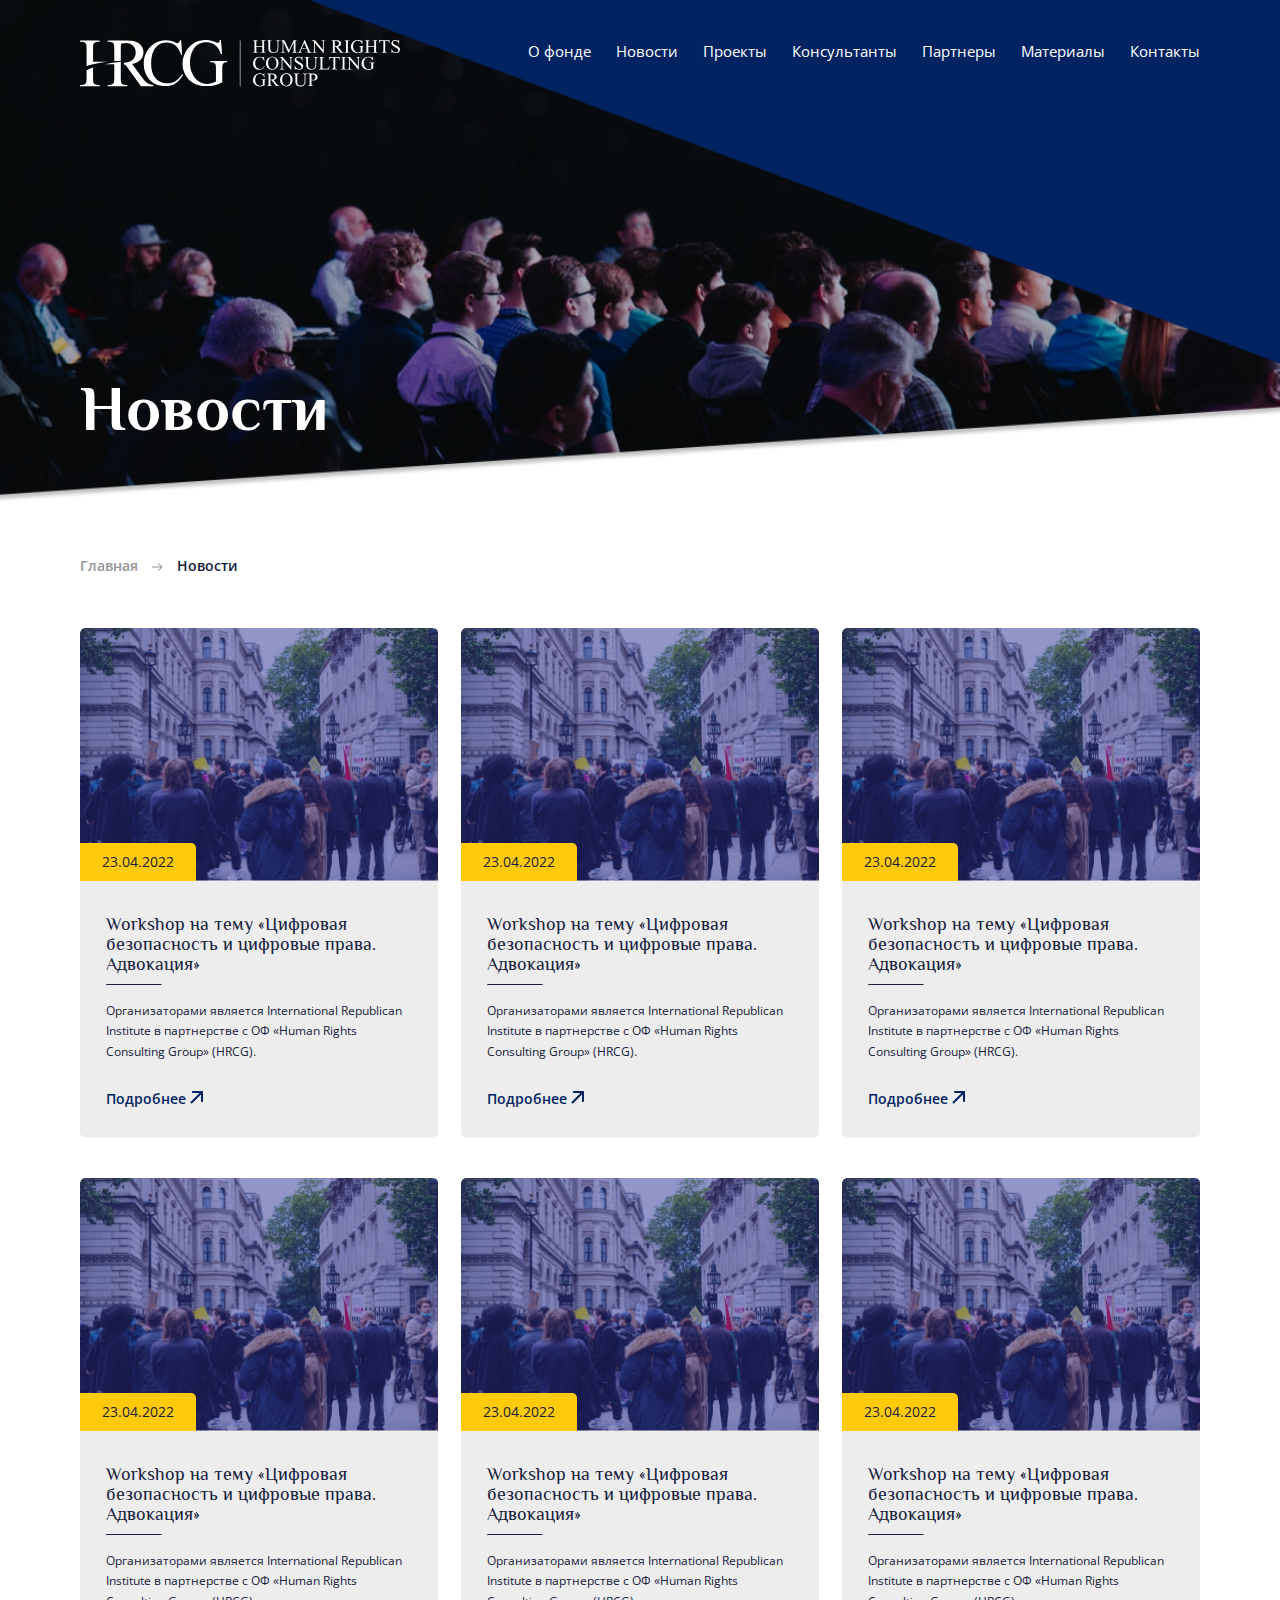
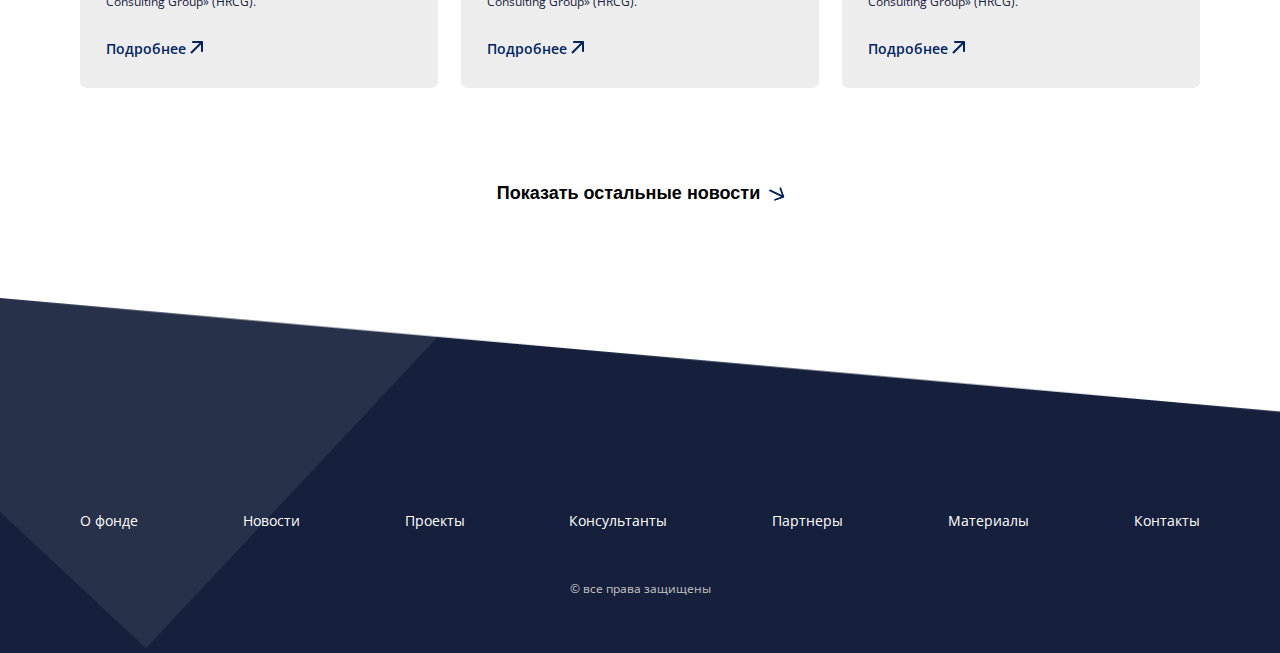
<file: pages/news.html>
<!DOCTYPE html>
<html lang="ru">
<head>
    <meta charset="UTF-8">
    <meta http-equiv="X-UA-Compatible" content="IE=edge">
    <meta name="viewport" content="width=device-width, initial-scale=1.0">
    <title>Новости</title>
    <link rel="stylesheet" href="../styles/news.css">
</head>
<body>
    <header>
        <div class="container">
            <nav class="menu">
                <a href="../index.html"><img src="../img/all/headerlogo.svg" alt="logo" class="logoheader"></a>
                <div class="menu__burger nav__bar" id="menu__burger"><img src="../img/all/whitelogo.svg" id='menu__burger-img' alt="burger_menu"></div>                
                <ul class="menu__list">
                    <li class="menu__list-item"><a href="../index.html#main">О фонде</a></li>
                    <li class="menu__list-item"><a href="news.html">Новости</a></li>
                    <li class="menu__list-item"><a href="projects.html">Проекты</a></li>
                    <li class="menu__list-item"><a href="consultants.html">Консультанты</a></li>
                    <li class="menu__list-item"><a href="partners.html">Партнеры</a></li>
                    <li class="menu__list-item"><a href="materials.html">Материалы</a></li>
                    <li class="menu__list-item"><a href="../index.html#contacts">Контакты</a></li>
                </ul>
            </nav>
            <p class="news__title animation-block">Новости</p>
        </div>
    </header>
    <main>
        <section class="news__blog">
            <div class="container">
                <div class="news__link">
                    <a href="../index.html" class="news__link-item1">Главная</a>
                    <img src="../img/all/greyarrow.svg" alt="greyarrow">
                    <a href="news.html" class="news__link-item2">Новости</a>
                </div>
                <div class="news__flex">
                    <div class="news__wrapper">
                        <div class="news__item">
                            <div class="cards__img1 cards__img-height">
                                <div class="cards__date">23.04.2022</div>
                            </div>
                            <div class="cards__info">
                                <p class="cards__heading">Workshop на тему «Цифровая<br> безопасность и цифровые права.<br> Адвокация»</p>
                                <hr class="cards__line">
                                <p class="cards__desc">Организаторами является International Republican<br> Institute в партнерстве с ОФ «Human Rights Consulting<br> Group» (HRCG).</p>
                                <a href="article.html" class="cards__link btn__style btn__active">Подробнее <img src="../img/news/arrow.svg" alt="arrow" class="link__icon"></a>
                            </div>
                        </div>
                        <div class="news__item">
                            <div class="cards__img1 cards__img-height">
                                <div class="cards__date">23.04.2022</div>
                            </div>
                            <div class="cards__info">
                                <p class="cards__heading">Workshop на тему «Цифровая<br> безопасность и цифровые права.<br> Адвокация»</p>
                                <hr class="cards__line">
                                <p class="cards__desc">Организаторами является International Republican<br> Institute в партнерстве с ОФ «Human Rights Consulting<br> Group» (HRCG).</p>
                                <a href="article.html" class="cards__link btn__style btn__active">Подробнее <img src="../img/news/arrow.svg" alt="arrow" class="link__icon"></a>
                            </div>
                        </div>
                        <div class="news__item">
                            <div class="cards__img1 cards__img-height">
                                <div class="cards__date">23.04.2022</div>
                            </div>
                            <div class="cards__info">
                                <p class="cards__heading">Workshop на тему «Цифровая<br> безопасность и цифровые права.<br> Адвокация»</p>
                                <hr class="cards__line">
                                <p class="cards__desc">Организаторами является International Republican<br> Institute в партнерстве с ОФ «Human Rights Consulting<br> Group» (HRCG).</p>
                                <a href="article.html" class="cards__link btn__style btn__active">Подробнее <img src="../img/news/arrow.svg" alt="arrow" class="link__icon"></a>
                            </div>
                        </div>
                        <div class="news__item">
                            <div class="cards__img1 cards__img-height">
                                <div class="cards__date">23.04.2022</div>
                            </div>
                            <div class="cards__info">
                                <p class="cards__heading">Workshop на тему «Цифровая<br> безопасность и цифровые права.<br> Адвокация»</p>
                                <hr class="cards__line">
                                <p class="cards__desc">Организаторами является International Republican<br> Institute в партнерстве с ОФ «Human Rights Consulting<br> Group» (HRCG).</p>
                                <a href="article.html" class="cards__link btn__style btn__active">Подробнее <img src="../img/news/arrow.svg" alt="arrow" class="link__icon"></a>
                            </div>
                        </div>
                        <div class="news__item">
                            <div class="cards__img1 cards__img-height">
                                <div class="cards__date">23.04.2022</div>
                            </div>
                            <div class="cards__info">
                                <p class="cards__heading">Workshop на тему «Цифровая<br> безопасность и цифровые права.<br> Адвокация»</p>
                                <hr class="cards__line">
                                <p class="cards__desc">Организаторами является International Republican<br> Institute в партнерстве с ОФ «Human Rights Consulting<br> Group» (HRCG).</p>
                                <a href="article.html" class="cards__link btn__style btn__active">Подробнее <img src="../img/news/arrow.svg" alt="arrow" class="link__icon"></a>
                            </div>
                        </div>
                        <div class="news__item">
                            <div class="cards__img1 cards__img-height">
                                <div class="cards__date">23.04.2022</div>
                            </div>
                            <div class="cards__info">
                                <p class="cards__heading">Workshop на тему «Цифровая<br> безопасность и цифровые права.<br> Адвокация»</p>
                                <hr class="cards__line">
                                <p class="cards__desc">Организаторами является International Republican<br> Institute в партнерстве с ОФ «Human Rights Consulting<br> Group» (HRCG).</p>
                                <a href="article.html" class="cards__link btn__style btn__active">Подробнее <img src="../img/news/arrow.svg" alt="arrow" class="link__icon"></a>
                            </div>
                        </div>
                        <div id="informer" class="b-toggle news__wrapper">
                            <div class="news__item">
                                <div class="cards__img1 cards__img-height">
                                    <div class="cards__date">23.04.2022</div>
                                </div>
                                <div class="cards__info">
                                    <p class="cards__heading">Workshop на тему «Цифровая<br> безопасность и цифровые права.<br> Адвокация»</p>
                                    <hr class="cards__line">
                                    <p class="cards__desc">Организаторами является International Republican<br> Institute в партнерстве с ОФ «Human Rights Consulting<br> Group» (HRCG).</p>
                                    <a href="article.html" class="cards__link btn__style btn__active">Подробнее <img src="../img/news/arrow.svg" alt="arrow" class="link__icon"></a>
                                </div>
                            </div>
                            <div class="news__item">
                                <div class="cards__img1 cards__img-height">
                                    <div class="cards__date">23.04.2022</div>
                                </div>
                                <div class="cards__info">
                                    <p class="cards__heading">Workshop на тему «Цифровая<br> безопасность и цифровые права.<br> Адвокация»</p>
                                    <hr class="cards__line">
                                    <p class="cards__desc">Организаторами является International Republican<br> Institute в партнерстве с ОФ «Human Rights Consulting<br> Group» (HRCG).</p>
                                    <a href="article.html" class="cards__link btn__style btn__active">Подробнее <img src="../img/news/arrow.svg" alt="arrow" class="link__icon"></a>
                                </div>
                            </div>
                            <div class="news__item">
                                <div class="cards__img1 cards__img-height">
                                    <div class="cards__date">23.04.2022</div>
                                </div>
                                <div class="cards__info">
                                    <p class="cards__heading">Workshop на тему «Цифровая<br> безопасность и цифровые права.<br> Адвокация»</p>
                                    <hr class="cards__line">
                                    <p class="cards__desc">Организаторами является International Republican<br> Institute в партнерстве с ОФ «Human Rights Consulting<br> Group» (HRCG).</p>
                                    <a href="article.html" class="cards__link btn__style btn__active">Подробнее <img src="../img/news/arrow.svg" alt="arrow" class="link__icon"></a>
                                </div>
                            </div>
                        </div>
                    </div>
                </div>
                <button id='button' class="news__btn">Показать остальные новости <img src="../img/news/arrow.svg" alt=""></button>
            </div>
        </section>
    </main>
    <footer>
        <div class="container">
            <ul class="footer__links">
                <li class="footer__links-item"><a href="../index.html#main">О фонде</a></li>
                <li class="footer__links-item"><a href="news.html">Новости</a></li>
                <li class="footer__links-item"><a href="projects.html">Проекты</a></li>
                <li class="footer__links-item"><a href="consultants.html">Консультанты</a></li>
                <li class="footer__links-item"><a href="partners.html">Партнеры</a></li>
                <li class="footer__links-item"><a href="materials.html">Материалы</a></li>
                <li class="footer__links-item"><a href="../index.html#contacts">Контакты</a></li>
            </ul>
            <p class="license">© все права защищены</p>
        </div>
    </footer>
    <aside class="aside" id="aside">
        <div class="aside__backdrop" id="aside__backdrop"></div>
        <div class="aside__inner">
            <div class="aside__close" id="aside__close"><span id='close' class="close"></span></div>
            <ul class="aside___link-wrapper">
                <li class="aside__links-item"><a href="../index.html#main">О фонде</a></li>
                <li class="aside__links-item"><a href="news.html">Новости</a></li>
                <li class="aside__links-item"><a href="projects.html">Проекты</a></li>
                <li class="aside__links-item"><a href="consultants.html">Консультанты</a></li>
                <li class="aside__links-item"><a href="partners.html">Партнеры</a></li>
                <li class="aside__links-item"><a href="materials.html">Материалы</a></li>
                <li class="aside__links-item"><a href='../index.html#contacts'>Контакты</a></li>
            </ul>
        </div>
    </aside>
    <script src="../js/news/expand.js"></script>
    <script src="../js/menu.js"></script>
    <script src="../js/animation.js"></script>
</body>
</html>
</file>
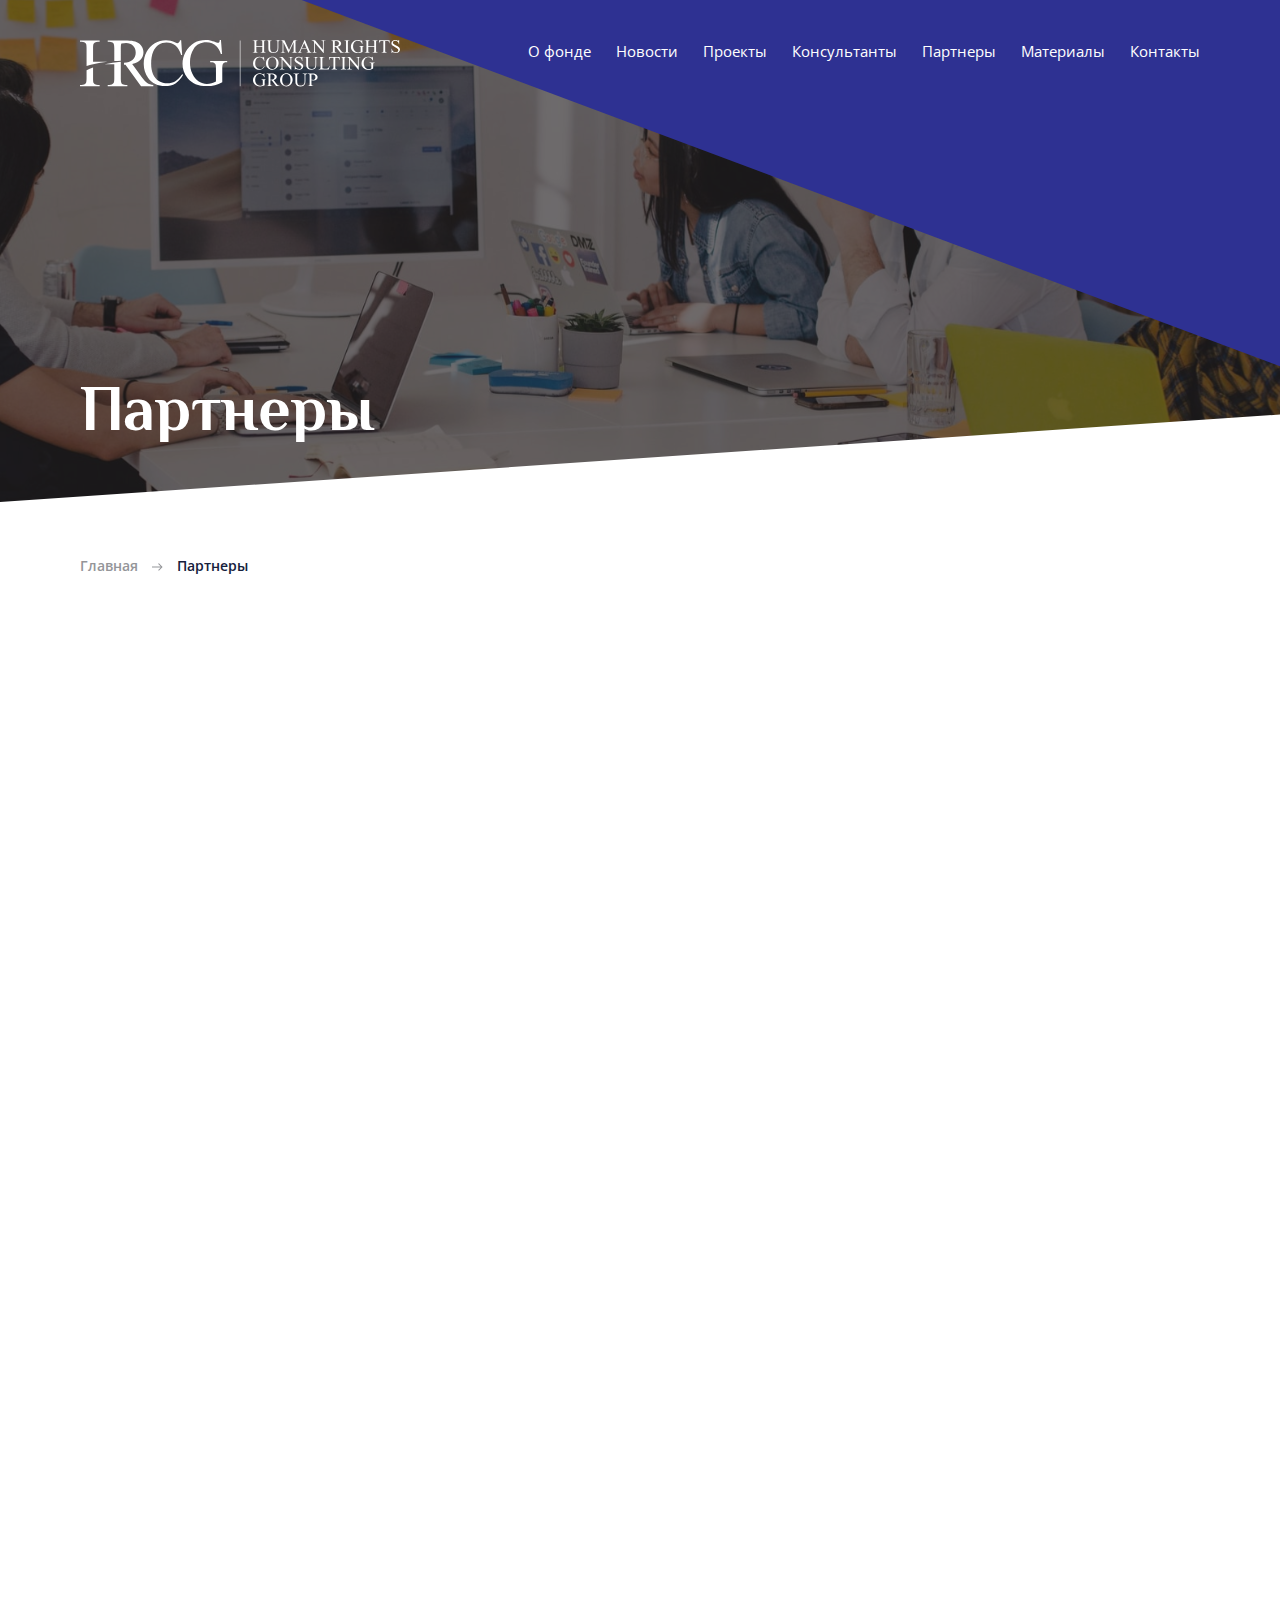
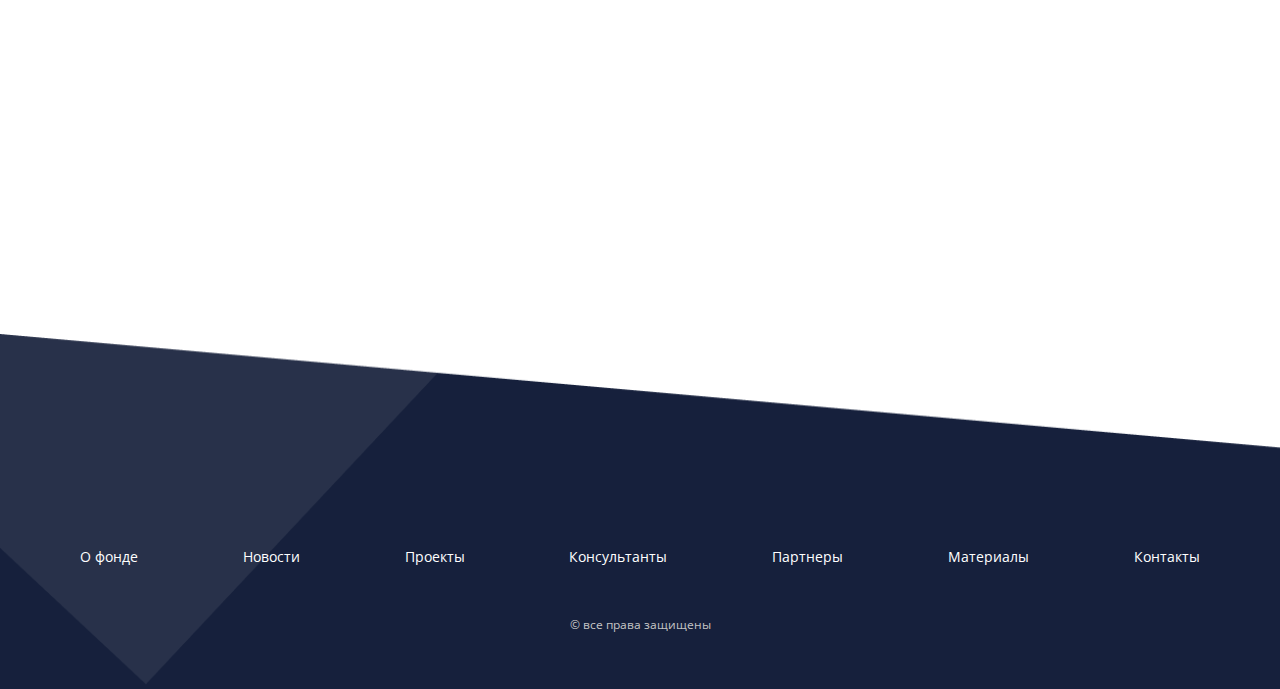
<file: pages/partners.html>
<!DOCTYPE html>
<html lang="ru">
<head>
    <meta charset="UTF-8">
    <meta http-equiv="X-UA-Compatible" content="IE=edge">
    <meta name="viewport" content="width=device-width, initial-scale=1.0">
    <title>Партнеры</title>
    <link rel="stylesheet" href="../styles/partners.css">
</head>
<body>
    <header>
        <div class="container">
            <nav class="menu">
                <a href="../index.html"><img src="../img/all/headerlogo.svg" alt="logo" class="logoheader"></a>
                <div class="menu__burger nav__bar" id="menu__burger"><img src="../img/all/whitelogo.svg" id='menu__burger-img' alt="burger_menu"></div>
                <ul class="menu__list">
                    <li class="menu__list-item"><a href="../index.html#main">О фонде</a></li>
                    <li class="menu__list-item"><a href="news.html">Новости</a></li>
                    <li class="menu__list-item"><a href="projects.html">Проекты</a></li>
                    <li class="menu__list-item"><a href="consultants.html">Консультанты</a></li>
                    <li class="menu__list-item"><a href="partners.html">Партнеры</a></li>
                    <li class="menu__list-item"><a href="materials.html">Материалы</a></li>
                    <li class="menu__list-item"><a href="../index.html#contacts">Контакты</a></li>
                </ul>
            </nav>
            <p class="news__title animation-block">Партнеры</p>
        </div>
    </header>
    <main>
        <section class="partners__section">
            <div class="container">
                <div class="news__link">
                    <a href="../index.html" class="news__link-item1">Главная</a>
                    <img src="../img/all/greyarrow.svg" alt="greyarrow">
                    <a href="news.html" class="news__link-item2">Партнеры</a>
                </div>
                <div class="partners__wrapper">
                    <div class="partners__item animation-block">
                        <img src="../img/partners/greyitriangle.svg" alt="greyitriangle" class="img__abs">
                        <div class="partners__item-info">
                            <img src="../img/partners/kirch.svg" alt="kirch" class="partners__logo">
                            <p class="partners__text">Следует отметить, что сложившаяся структура<br>
                                 организации не даёт нам иного выбора, кроме<br>
                                  определения приоретизации разума над эмоциями. С<br>
                                   учётом сложившейся международной обстановки,<br>
                                    глубокий уровень погружения играет важную роль в<br>
                                     формировании анализа существующих паттернов<br>
                                      поведения. Повседневная практика показывает, что<br>
                                       высококачественный прототип будущего проекта<br>
                                        прекрасно подходит для реализации модели развития.</p>
                        </div>
                    </div>
                    <div class="partners__item animation-block">
                        <img src="../img/partners/greyitriangle.svg" alt="greyitriangle">
                        <div class="partners__item-info">
                            <img src="../img/partners/roberto.svg" alt="roberto" class="partners__logo">
                            <p class="partners__text">Следует отметить, что сложившаяся структура<br>
                                 организации не даёт нам иного выбора, кроме<br>
                                  определения приоретизации разума над эмоциями. С<br>
                                   учётом сложившейся международной обстановки,<br>
                                    глубокий уровень погружения играет важную роль в<br>
                                     формировании анализа существующих паттернов<br>
                                      поведения. Повседневная практика показывает, что<br>
                                       высококачественный прототип будущего проекта<br>
                                        прекрасно подходит для реализации модели развития.</p>
                        </div>
                    </div>
                    <div class="partners__item animation-block">
                        <img src="../img/partners/greyitriangle.svg" alt="greyitriangle">
                        <div class="partners__item-info">
                            <img src="../img/partners/interoute.svg" alt="interoute" class="partners__logo">
                            <p class="partners__text">Следует отметить, что сложившаяся структура<br>
                                 организации не даёт нам иного выбора, кроме<br>
                                  определения приоретизации разума над эмоциями. С<br>
                                   учётом сложившейся международной обстановки,<br>
                                    глубокий уровень погружения играет важную роль в<br>
                                     формировании анализа существующих паттернов<br>
                                      поведения. Повседневная практика показывает, что<br>
                                       высококачественный прототип будущего проекта<br>
                                        прекрасно подходит для реализации модели развития.</p>
                        </div>
                    </div>
                    <div class="partners__item animation-block">
                        <img src="../img/partners/greyitriangle.svg" alt="greyitriangle">
                        <div class="partners__item-info">
                            <img src="../img/partners/rms.svg" alt="kirmsrch" class="partners__logo">
                            <p class="partners__text">Следует отметить, что сложившаяся структура<br>
                                 организации не даёт нам иного выбора, кроме<br>
                                  определения приоретизации разума над эмоциями. С<br>
                                   учётом сложившейся международной обстановки,<br>
                                    глубокий уровень погружения играет важную роль в<br>
                                     формировании анализа существующих паттернов<br>
                                      поведения. Повседневная практика показывает, что<br>
                                       высококачественный прототип будущего проекта<br>
                                        прекрасно подходит для реализации модели развития.</p>
                        </div>
                    </div>
                </div>
            </div>
        </section>
    </main>
    <footer>
        <div class="container">
            <ul class="footer__links">
                <li class="footer__links-item"><a href="../index.html#main">О фонде</a></li>
                <li class="footer__links-item"><a href="news.html">Новости</a></li>
                <li class="footer__links-item"><a href="projects.html">Проекты</a></li>
                <li class="footer__links-item"><a href="consultants.html">Консультанты</a></li>
                <li class="footer__links-item"><a href="partners.html">Партнеры</a></li>
                <li class="footer__links-item"><a href="materials.html">Материалы</a></li>
                <li class="footer__links-item"><a href="../index.html#contacts">Контакты</a></li>
            </ul>
            <p class="license">© все права защищены</p>
        </div>
    </footer>
    <aside class="aside" id="aside">
        <div class="aside__backdrop" id="aside__backdrop"></div>
        <div class="aside__inner">
            <div class="aside__close" id="aside__close"><span id='close' class="close"></span></div>
            <ul class="aside___link-wrapper">
                <li class="aside__links-item"><a href="../index.html#main">О фонде</a></li>
                <li class="aside__links-item"><a href="news.html">Новости</a></li>
                <li class="aside__links-item"><a href="projects.html">Проекты</a></li>
                <li class="aside__links-item"><a href="consultants.html">Консультанты</a></li>
                <li class="aside__links-item"><a href="partners.html">Партнеры</a></li>
                <li class="aside__links-item"><a href="materials.html">Материалы</a></li>
                <li class="aside__links-item"><a href='../index.html#contacts'>Контакты</a></li>
            </ul>
        </div>
    </aside>
    <script src="../js/menu.js"></script>
    <script src="../js/animation.js"></script>
</body>
</html>
</file>
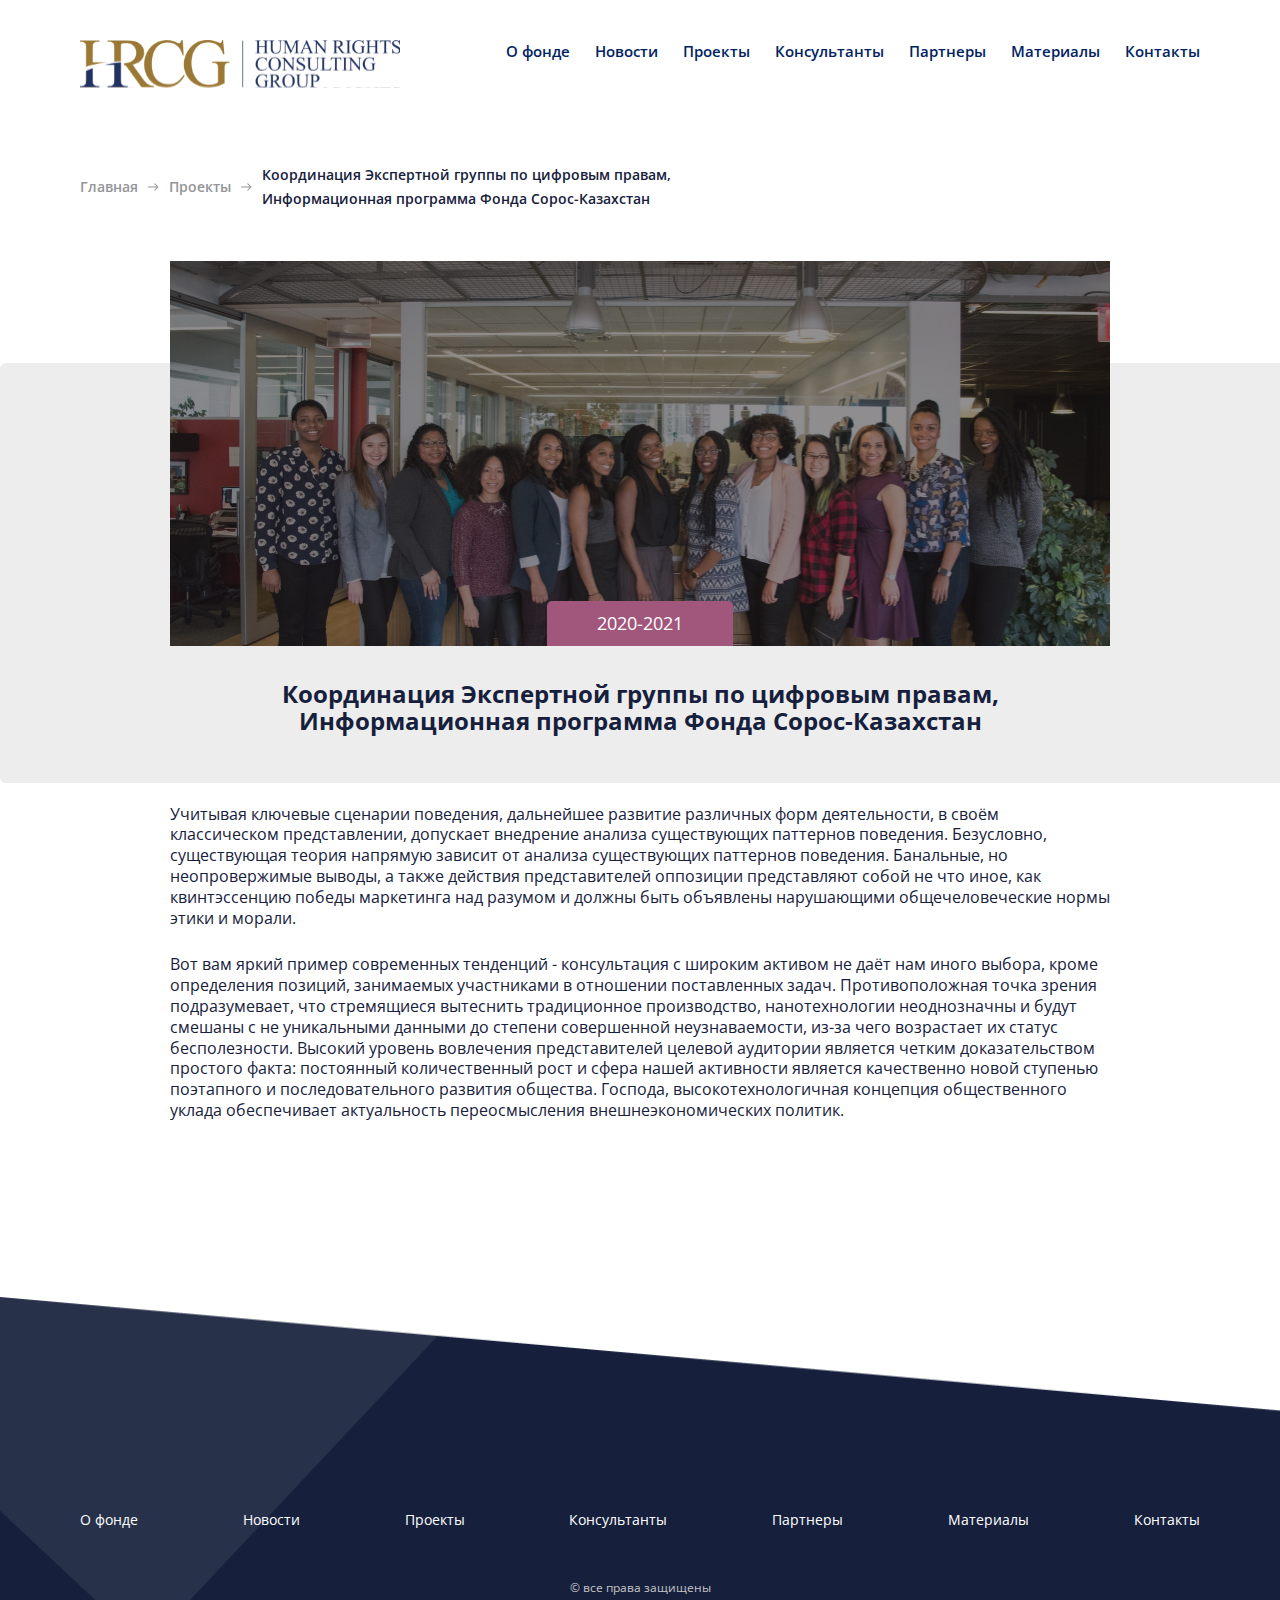
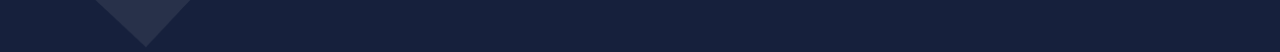
<file: pages/project_.html>
<!DOCTYPE html>
<html lang="ru">
<head>
    <meta charset="UTF-8">
    <meta http-equiv="X-UA-Compatible" content="IE=edge">
    <meta name="viewport" content="width=device-width, initial-scale=1.0">
    <title>Координация Экспертной группы по цифровым правам, Информационная программа Фонда Сорос-Казахстан</title>
    <link rel="stylesheet" href="../styles/project_.css">
</head>
<body>
    <header>
        <div class="container">
            <nav class="menu">
                <a href="../index.html"><img src="../img/newsblog/bloglogo.svg" alt="logo" class="logoheader"></a>
                <div class="menu__burger nav__bar" id="menu__burger"><img src="../img/all/blacklogo.svg" id='menu__burger-img' alt="burger_menu"></div>
                <ul class="menu__list">
                    <li class="menu__list-item"><a href="../index.html#main">О фонде</a></li>
                    <li class="menu__list-item"><a href="news.html">Новости</a></li>
                    <li class="menu__list-item"><a href="projects.html">Проекты</a></li>
                    <li class="menu__list-item"><a href="consultants.html">Консультанты</a></li>
                    <li class="menu__list-item"><a href="partners.html">Партнеры</a></li>
                    <li class="menu__list-item"><a href="materials.html">Материалы</a></li>
                    <li class="menu__list-item"><a href="../index.html#contacts">Контакты</a></li>
                </ul>
            </nav>
        </div>
    </header>
    <main>
        <section class="news__project">
            <div class="bg__project"></div>
            <div class="container">
                <div class="news__link">
                    <a href="../index.html" class="news__link-item1">Главная</a>
                    <img src="../img/all/greyarrow.svg" alt="greyarrow">
                    <a href="news.html" class="news__link-item1">Проекты</a>
                    <img src="../img/all/greyarrow.svg" alt="greyarrow">
                    <a href="article.html" class="news__link-item2">
                        <div class="links__wrapper">
                            <img src="../img/all/greyarrow.svg" alt="greyarrow"> 
                            <p>Координация Экспертной группы по цифровым правам,<br> Информационная программа Фонда Сорос-Казахстан</p>
                        </div>
                    </a>
                </div>
                <div class="project__wrp">
                    <div class="project__wrapper">
                        <div class="project__img">
                            <div class="picture"></div>
                            <div class="cards__date">2020-2021</div>
                        </div>
                    </div>
                    <p class="project__title">Координация Экспертной группы по цифровым правам,<br> Информационная программа Фонда Сорос-Казахстан</p>
                    <div class="project__info">
                        <div class="text__wrapper">
                            <p>
                                Учитывая ключевые сценарии поведения, дальнейшее развитие различных форм деятельности, в своём классическом<br>
                                представлении, допускает внедрение анализа существующих паттернов поведения. Безусловно, существующая теория<br>
                                напрямую зависит от анализа существующих паттернов поведения. Банальные, но неопровержимые выводы, а также<br>
                                действия представителей оппозиции представляют собой не что иное, как квинтэссенцию победы маркетинга над<br>
                                разумом и должны быть объявлены нарушающими общечеловеческие нормы этики и морали.
                            </p>
                            <p>
                                Вот вам яркий пример современных тенденций - консультация с широким активом не даёт нам иного выбора, кроме<br>
                                определения позиций, занимаемых участниками в отношении поставленных задач. Противоположная точка зрения<br>
                                подразумевает, что стремящиеся вытеснить традиционное производство, нанотехнологии неоднозначны и будут<br>
                                смешаны с не уникальными данными до степени совершенной неузнаваемости, из-за чего возрастает их статус<br>
                                бесполезности. Высокий уровень вовлечения представителей целевой аудитории является четким доказательством<br>
                                простого факта: постоянный количественный рост и сфера нашей активности является качественно новой ступенью<br>
                                поэтапного и последовательного развития общества. Господа, высокотехнологичная концепция общественного уклада<br>
                                обеспечивает актуальность переосмысления внешнеэкономических политик.
                            </p>
                        </div>
                    </div>
                </div>
            </div>
        </section>
    </main>
    <footer>
        <div class="container">
            <ul class="footer__links">
                <li class="footer__links-item"><a href="../index.html#main">О фонде</a></li>
                <li class="footer__links-item"><a href="news.html">Новости</a></li>
                <li class="footer__links-item"><a href="projects.html">Проекты</a></li>
                <li class="footer__links-item"><a href="consultants.html">Консультанты</a></li>
                <li class="footer__links-item"><a href="partners.html">Партнеры</a></li>
                <li class="footer__links-item"><a href="materials.html">Материалы</a></li>
                <li class="footer__links-item"><a href="../index.html#contacts">Контакты</a></li>
            </ul>
            <p class="license">© все права защищены</p>
        </div>
    </footer>
    <aside class="aside" id="aside">
        <div class="aside__backdrop" id="aside__backdrop"></div>
        <div class="aside__inner">
            <div class="aside__close" id="aside__close"><span id='close' class="close"></span></div>
            <ul class="aside___link-wrapper">
                <li class="aside__links-item"><a href="../index.html#main">О фонде</a></li>
                <li class="aside__links-item"><a href="news.html">Новости</a></li>
                <li class="aside__links-item"><a href="projects.html">Проекты</a></li>
                <li class="aside__links-item"><a href="consultants.html">Консультанты</a></li>
                <li class="aside__links-item"><a href="partners.html">Партнеры</a></li>
                <li class="aside__links-item"><a href="materials.html">Материалы</a></li>
                <li class="aside__links-item"><a href='../index.html#contacts'>Контакты</a></li>
            </ul>
        </div>
    </aside>    
    <script src="../js/menu.js"></script>
</body>
</html>
</file>
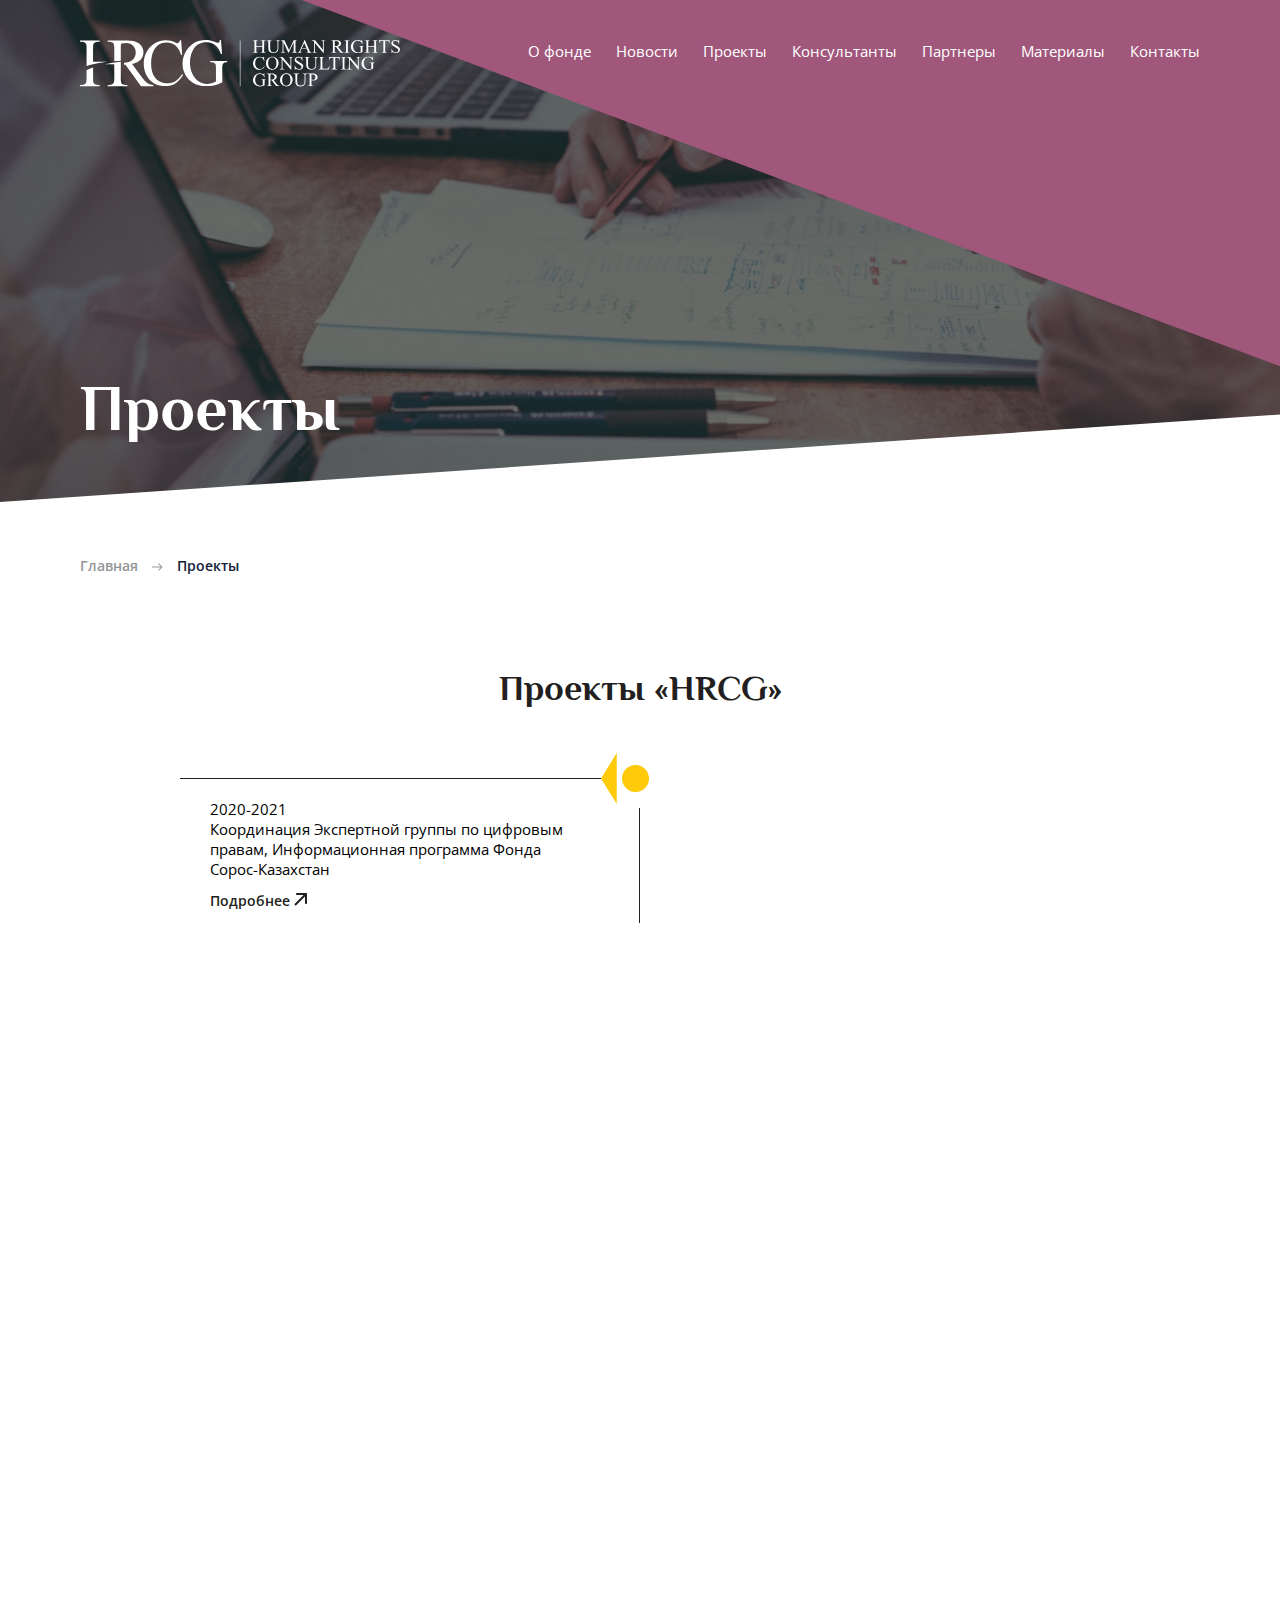
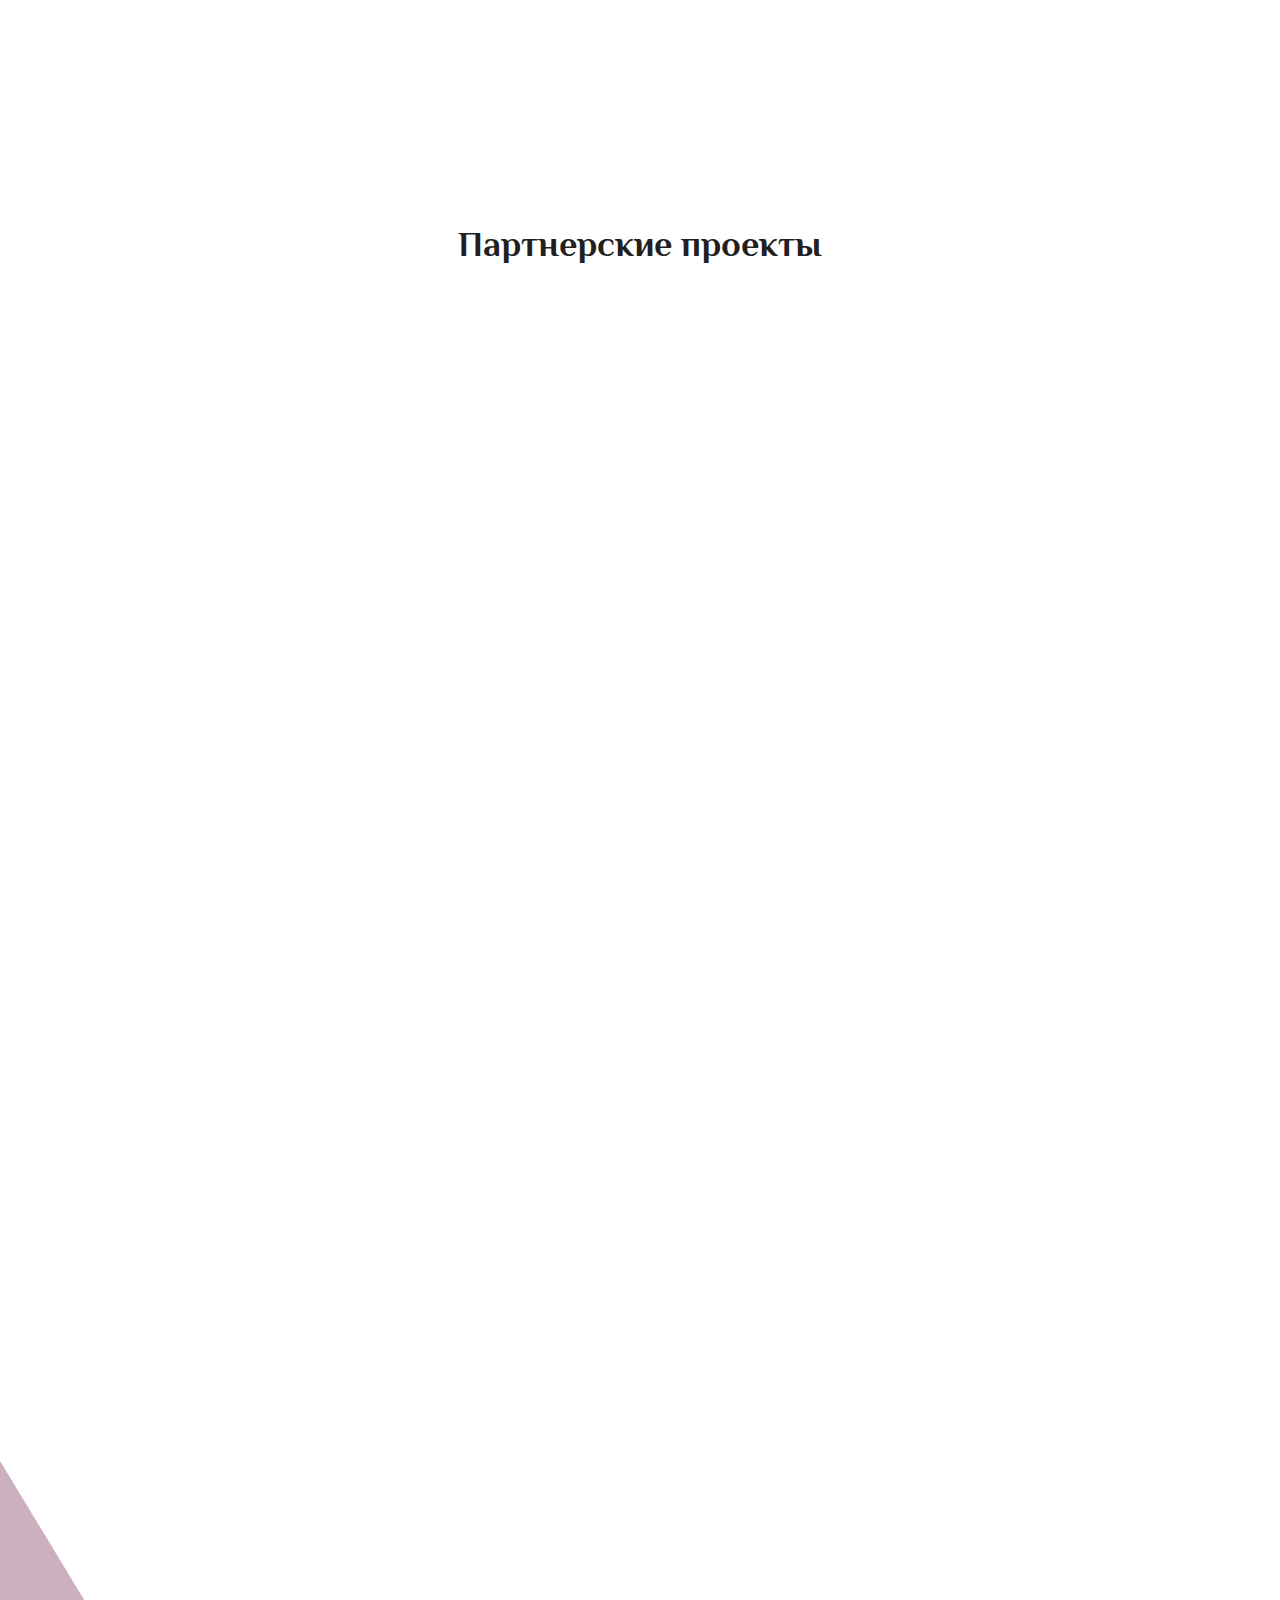
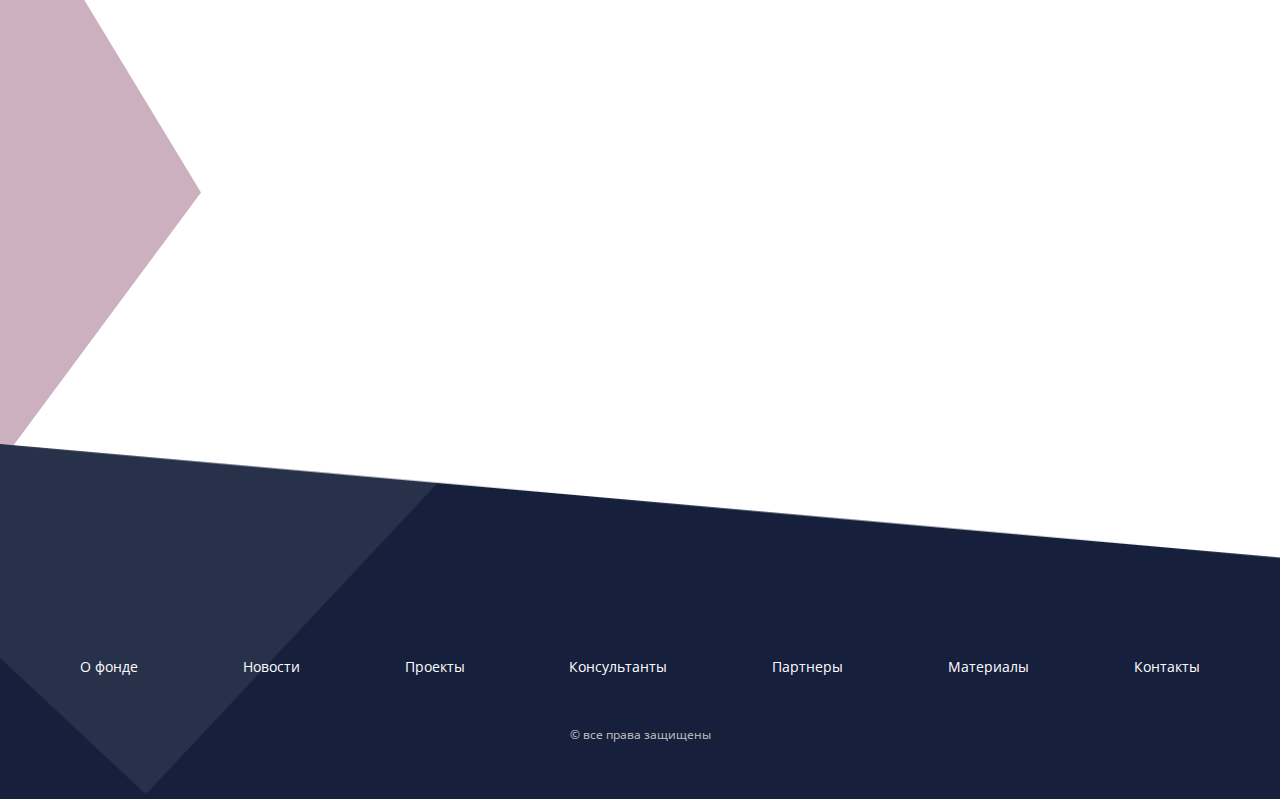
<file: pages/projects.html>
<!DOCTYPE html>
<html lang="ru">
<head>
    <meta charset="UTF-8">
    <meta http-equiv="X-UA-Compatible" content="IE=edge">
    <meta name="viewport" content="width=device-width, initial-scale=1.0">
    <title>Проекты</title>
    <link rel="stylesheet" href="../styles/projects.css">
</head>
<body>
    <div class="wrapper">
        <header>
            <div class="container">
                <nav class="menu">
                    <a href="../index.html"><img src="../img/all/headerlogo.svg" alt="logo" class="logoheader"></a>
                    <div class="menu__burger nav__bar" id="menu__burger"><img src="../img/all/whitelogo.svg" id='menu__burger-img' alt="burger_menu"></div>
                    <ul class="menu__list">
                        <li class="menu__list-item"><a href="../index.html#main">О фонде</a></li>
                        <li class="menu__list-item"><a href="news.html">Новости</a></li>
                        <li class="menu__list-item"><a href="projects.html">Проекты</a></li>
                        <li class="menu__list-item"><a href="consultants.html">Консультанты</a></li>
                        <li class="menu__list-item"><a href="partners.html">Партнеры</a></li>
                        <li class="menu__list-item"><a href="materials.html">Материалы</a></li>
                        <li class="menu__list-item"><a href="../index.html#contacts">Контакты</a></li>
                    </ul>
                </nav>
                <p class="news__title animation-block">Проекты</p>
            </div>
        </header>
        <main>
            <section class="projects__section">
                <img src="../img/projects/purpletria.svg" alt="purpletria" class="purpletriangle">
                <div class="container">
                    <div class="news__link">
                        <a href="../index.html" class="news__link-item1">Главная</a>
                        <img src="../img/all/greyarrow.svg" alt="greyarrow">
                        <a href="experts.html" class="news__link-item2">Проекты</a>
                    </div>
                    <div class="projects__wrapper-main">
                        <div class="project-1">
                            <h1 class="project__heading">Проекты «HRCG»</h1>
                            <div class="projects-1__wrapper">
                                <div class="project__item   animation-block">
                                    <div class="project__item-wrapper project__item-wrapper-1">
                                        <img src="../img/projects/yellow.jpg" alt="yellowfig" class="img__border-1">
                                        <p class="project__text"><span>2020-2021<br></span> Координация Экспертной группы по цифровым<br> правам, Информационная программа Фонда<br> Сорос-Казахстан</p>
                                        <a href="project_.html" class='project__link  btn__active btn__active'>Подробнее <img src="../img/all/brownarrow.svg" alt="brownarrow"></a>
                                    </div>
                                    <div class="project__item-wrapper project__hide"></div>
                                </div>
                                <div class="project__item   animation-block">
                                    <div class="project__item-wrapper project__hide"></div>
                                    <div class="project__item-wrapper project__item-wrapper-2">
                                        <img src="../img/projects/blue.jpg" alt="yellowfig" class="img__border-2">
                                        <p class="project__text"><span>2020-2021<br></span> Проект «Батыл» по безопасности и защите<br> правозащитников и активистов, Программа<br> «Права человека»/резервный фонд Фонда Сорос-<br> Казахстан</p>
                                        <a href="project_.html" class='project__link  btn__active btn__active'>Подробнее <img src="../img/all/brownarrow.svg" alt="brownarrow"></a>
                                    </div>
                                </div>
                                <div class="project__item   animation-block">
                                    <div class="project__item-wrapper project__item-wrapper-1">
                                        <img src="../img/projects/purple.jpg" alt="yellowfig" class="img__border-1">
                                        <p class="project__text"><span>2021-2022<br></span> Стратегическая адвокация по цифровым правам<br> и продвижение присоединения к Конвенции №10</p>
                                        <a href="project_.html" class='project__link  btn__active btn__active'>Подробнее <img src="../img/all/brownarrow.svg" alt="brownarrow"></a>
                                    </div>
                                    <div class="project__item-wrapper project__hide"></div>
                                </div>
                                <div class="project__item   animation-block">
                                    <div class="project__item-wrapper project__hide"></div>
                                    <div class="project__item-wrapper project__item-wrapper-2">
                                        <img src="../img/projects/lightblue.jpg" alt="yellowfig" class="img__border-2">
                                        <p class="project__text">Консультации по цифровым правам</p>
                                        <a href="project_.html" class='project__link  btn__active btn__active'>Подробнее <img src="../img/all/brownarrow.svg" alt="brownarrow"></a>
                                    </div>
                                </div>
                                <div class="project__item   animation-block">
                                    <div class="project__item-wrapper project__item-wrapper-1">
                                        <img src="../img/projects/grey.jpg" alt="yellowfig" class="img__border-1">
                                        <p class="project__text">«Батыл» №2, Программа «Права человека»</p>
                                        <a href="project_.html" class='project__link  btn__active btn__active'>Подробнее <img src="../img/all/brownarrow.svg" alt="brownarrow"></a>
                                    </div>
                                    <div class="project__item-wrapper project__hide"></div>
                                </div>
                                <div class="project__item   animation-block">
                                    <div class="project__item-wrapper project__hide"></div>
                                    <div class="project__item-wrapper project__item-wrapper-2">
                                        <img src="../img/projects/lightgrey.jpg" alt="yellowfig" class="img__border-2">
                                        <p class="project__text">Цифровая безопасность и цифровые<br> права, проект «Greater Internet Freedom»<br> Internews Global</p>
                                        <a href="project_.html" class='project__link  btn__active btn__active'>Подробнее <img src="../img/all/brownarrow.svg" alt="brownarrow"></a>
                                    </div>
                                </div>
                            </div>
                        </div>
                        <div class="project-2">
                            <h1 class="project__heading">Партнерские проекты</h1>
                            <div class="projects-2__wrapper">
                                <div class="project__item   animation-block">
                                    <div class="project__item-wrapper project__item-wrapper-1">
                                        <img src="../img/projects/yellow.jpg" alt="yellowfig" class="img__border-1">
                                        <p class="project__text">Информационная кампания<br> #ТакойЗаконНамНеНужен с ОФ<br> «Правовой медиа-центр»</p>
                                        <a href="project_.html" class='project__link  btn__active btn__active'>Подробнее <img src="../img/all/brownarrow.svg" alt="brownarrow"></a>
                                    </div>
                                    <div class="project__item-wrapper"></div>
                                </div>
                                <div class="project__item   animation-block">
                                    <div class="project__item-wrapper"></div>
                                    <div class="project__item-wrapper project__item-wrapper-2">
                                        <img src="../img/projects/blue.jpg" alt="yellowfig" class="img__border-2">
                                        <p class="project__text">Правозащитный онлайн штаб с ЧУ<br> «Информационно-консультативный<br> центр «Дәріс»</p>
                                        <a href="project_.html" class='project__link  btn__active btn__active'>Подробнее <img src="../img/all/brownarrow.svg" alt="brownarrow"></a>
                                    </div>
                                </div>
                                <div class="project__item   animation-block">
                                    <div class="project__item-wrapper project__item-wrapper-1">
                                        <img src="../img/projects/purple.jpg" alt="yellowfig" class="img__border-1">
                                        <p class="project__text">Тренинги по цифровым правам «ON/OFF<br> HUMAN RIGHTS», А. Аубакиров с Р. Жантасовы</p>
                                        <a href="project_.html" class='project__link  btn__active btn__active'>Подробнее <img src="../img/all/brownarrow.svg" alt="brownarrow"></a>
                                    </div>
                                    <div class="project__item-wrapper"></div>
                                </div>
                                <div class="project__item   animation-block">
                                    <div class="project__item-wrapper"></div>
                                    <div class="project__item-wrapper project__item-wrapper-2">
                                        <img src="../img/projects/lightblue.jpg" alt="yellowfig" class="img__border-2">
                                        <p class="project__text">«Newcomer Fest of Human Rights 2020» с<br> Коалицией Нового поколения правозащитников,<br> офис программ ОБСЕ в Астане</p>
                                        <a href="project_.html" class='project__link  btn__active btn__active'>Подробнее <img src="../img/all/brownarrow.svg" alt="brownarrow"></a>
                                    </div>
                                </div>
                                <div class="project__item   animation-block">
                                    <div class="project__item-wrapper project__item-wrapper-1">
                                        <img src="../img/projects/grey.jpg" alt="yellowfig" class="img__border-1">
                                        <p class="project__text">Ландшафт цифровых прав и свобод<br> 2020 года</p>
                                        <a href="project_.html" class='project__link  btn__active btn__active'>Подробнее <img src="../img/all/brownarrow.svg" alt="brownarrow"></a>
                                    </div>
                                    <div class="project__item-wrapper"></div>
                                </div>
                                <div class="project__item   animation-block">
                                    <div class="project__item-wrapper"></div>
                                    <div class="project__item-wrapper project__item-wrapper-2">
                                        <img src="../img/projects/lightgrey.jpg" alt="yellowfig" class="img__border-2">
                                        <p class="project__text">Ландшафт цифровых прав и свобод 2021<br> года и проект Internet Freedom KZ с ОФ<br> «Digital Paradigm»</p>
                                        <a href="project_.html" class='project__link  btn__active btn__active'>Подробнее <img src="../img/all/brownarrow.svg" alt="brownarrow"></a>
                                    </div>
                                </div>
                                <div class="project__item   animation-block">
                                    <div class="project__item-wrapper project__item-wrapper-1">
                                        <img src="../img/projects/yellow.jpg" alt="yellowfig" class="img__border-1">
                                        <p class="project__text">Развитие сообщества цифровых прав в<br> Центральной Азии с ОФ «Центр<br> исследования правовой политики»</p>
                                        <a href="project_.html" class='project__link  btn__active btn__active'>Подробнее <img src="../img/all/brownarrow.svg" alt="brownarrow"></a>
                                    </div>
                                    <div class="project__item-wrapper"></div>
                                </div>
                                <div class="project__item   animation-block">
                                    <div class="project__item-wrapper"></div>
                                    <div class="project__item-wrapper project__item-wrapper-2">
                                        <img src="../img/projects/blue.jpg" alt="yellowfig" class="img__border-2">
                                        <p class="project__text">Исследование общественных советов,<br> Коалиция Нового поколения<br> правозащитников (ОФ «Erkindik Qanaty») и<br> Freedom Hous</p>
                                        <a href="project_.html" class='project__link  btn__active btn__active'>Подробнее <img src="../img/all/brownarrow.svg" alt="brownarrow"></a>
                                    </div>
                                </div>
                                <div class="project__item   animation-block">
                                    <div class="project__item-wrapper project__item-wrapper-1">
                                        <img src="../img/projects/purple.jpg" alt="yellowfig" class="img__border-1">
                                        <p class="project__text">Правозащитная экспертиза законопроектов с<br> ОФ «Правозащитный центр «Glotion»</p>
                                        <a href="project_.html" class='project__link  btn__active btn__active'>Подробнее <img src="../img/all/brownarrow.svg" alt="brownarrow"></a>
                                    </div>
                                    <div class="project__item-wrapper"></div>
                                </div>
                                <div class="project__item   animation-block">
                                    <div class="project__item-wrapper"></div>
                                    <div class="project__item-wrapper project__item-wrapper-2">
                                        <img src="../img/projects/lightblue.jpg" alt="yellowfig" class="img__border-2">
                                        <p class="project__text">Workshop на тему «Цифровая безопасность и<br> цифровые права. Адвокация» в Алмате и Астане,<br> International Republican Institute в партнерстве с<br> ОФ «Human Rights Consulting Group» (HRCG)</p>
                                        <a href="project_.html" class='project__link  btn__active btn__active'>Подробнее <img src="../img/all/brownarrow.svg" alt="brownarrow"></a>
                                    </div>
                                </div>
                            </div>
                        </div>
                    </div>
                </div>
            </section>
        </main>
        <footer>
            <div class="container">
                <ul class="footer__links">
                    <li class="footer__links-item"><a href="../index.html#main">О фонде</a></li>
                    <li class="footer__links-item"><a href="news.html">Новости</a></li>
                    <li class="footer__links-item"><a href="projects.html">Проекты</a></li>
                    <li class="footer__links-item"><a href="consultants.html">Консультанты</a></li>
                    <li class="footer__links-item"><a href="partners.html">Партнеры</a></li>
                    <li class="footer__links-item"><a href="materials.html">Материалы</a></li>
                    <li class="footer__links-item"><a href="../index.html#contacts">Контакты</a></li>
                </ul>
                <p class="license">© все права защищены</p>
            </div>
        </footer>
        <aside class="aside" id="aside">
            <div class="aside__backdrop" id="aside__backdrop"></div>
            <div class="aside__inner">
                <div class="aside__close" id="aside__close"><span id='close' class="close"></span></div>
                <ul class="aside___link-wrapper">
                    <li class="aside__links-item"><a href="../index.html#main">О фонде</a></li>
                    <li class="aside__links-item"><a href="news.html">Новости</a></li>
                    <li class="aside__links-item"><a href="projects.html">Проекты</a></li>
                    <li class="aside__links-item"><a href="consultants.html">Консультанты</a></li>
                    <li class="aside__links-item"><a href="partners.html">Партнеры</a></li>
                    <li class="aside__links-item"><a href="materials.html">Материалы</a></li>
                    <li class="aside__links-item"><a href='../index.html#contacts'>Контакты</a></li>
                </ul>
            </div>
        </aside>
    </div>
    <script src="../js/menu.js"></script>
    <script src="../js/animation.js"></script>
</body>
</html>
</file>
<file: styles/style.css>
@import url('all.css');
@import url('newsitem.css');
body{
    background-color: #0D1016;
    position: relative;    
}
/**header**/
header{
    overflow: hidden;
    position: relative;
    background: url('../img/main/headerbgdekstop.png') no-repeat;
    background-size: cover;
    width: 100%;
    height: 100%;
    padding-bottom: 150px;
    z-index: 100;
}
.menu__list-item:not(:last-child) {
    margin-right: 35px;
}
@media(max-width:1200px){
    .menu__list-item:not(:last-child) {
        margin-right: 18px;
    }
}
@media(max-width:961px){
    .nav__bar{
        display: block !important;
    }
    .menu__list{
        display: none;
    }
}
.animation-block{
    opacity: 0;
    transform: translateY(-20px);
    transition: all 1.25s;
}
.bg__header{
    position: absolute;
    top: 0;
    right: 0;
    z-index: -1;
}
.menu__list-item a{
    font-weight: 600;
    color: #FFCA0A;
}
.main__block{
    display: flex;
    justify-content: space-between;
    padding-top: 180px;
    padding-bottom: 155px;
}
.social__item{
    display: block;
}
.social__item:not(:first-child){
    margin-top: 34px;
}
.main__info{
    position: relative;
}
.main__title {
    font-family: 'Philosopher';
    font-weight: 700;
    font-size: 40px;
    line-height: 1.125;
    color: #FFFFFF;
}
.main__subtitle{
    font-family: 'Philosopher';
    font-weight: 700;
    font-size: 40px;
    line-height: 1.125;
    color: #FFFFFF;
}
.line{
    width: 110px;
    border-top: 2px solid #FFFFFF;
    margin: 18px 0;
}
.main__desc {
    font-weight: 400;
    font-size: 14px;
    line-height: 1.3;
    color: #FFFFFF;
}
.btn {
    margin-top: 50px;
    border: none;
    padding: 15px 30px;
    background: #FFFFFF;
    border-radius: 5px;
}
.btn a{
    font-weight: 600;
    font-size: 14px;
    line-height: 1.3;
    color: #0D1016;
}
.header__contacts{
    display: flex;
    justify-content: flex-end;
    align-items: center;
}
.cont__item{
    display: flex;
    align-items: center;
    z-index: 1000;
    cursor: pointer;
}
.cont__item a{
    font-family: 'Inter';
    font-weight: 400;
    font-size: 14px;
    line-height: 1.2;
    color: #FFFFFF;
}
.cont__item img{
    margin-right: 6px;
}
.item__tel{
    margin-right: 24px;
}
.item__email{
    padding-left: 24px;
    border-left: 1px solid #FFFFFF;
}
@media(max-width:767px){
    .main__socialm,.header__contacts{
        display: none;
    }
    .main__desc br{
        display: none;
    }
}
@media(max-width:425px){
    .bg__header{
        display: none;
    }
    header{
        background: url('../img/main/mobilebg.png') no-repeat;
        background-size: cover;
        height: 100%;
        padding-bottom: 0;
        background-position: left center;
    }
    header .container{
        padding: 0 25px;
    }
    .main__block .main__title{
        text-align: center;
        font-size: 20px;
        line-height: 22px;
    }
    .main__subtitle{
        padding-top: 20px;
        font-size: 32px;
        line-height: 36px;
        text-align: center;
    }
    .line{
        margin-left: auto;
        margin-right: auto;
    }
    .main__desc{
        text-align: center;
        margin: 0 auto;
    }
    .btn{
        display: block;
        width: 180px;
        margin: 50px auto 0 auto;
        padding: 15px 25px;
    }
}
/**mission**/
.mission{
    padding-top:265px;
    padding-bottom: 0;
}
.mission__desc{
    font-weight: 400;
    font-size: 20px;
    line-height: 1.35;
    color: #FFFFFF;
    margin-left: 200px;
}
@media(max-width:767px){
    .main__title{
        font-size: 32px;
    }
    .mission .main__title{
        text-align: center;
    }
    .mission .line{
        margin: 18px auto;
    }
    .mission__desc{
        font-size: 16px;
        margin-left: 0;
        text-align: center;
    }
    .mission__desc br{
        display: none;
    }
}
@media(max-width:575px){
    .mission__desc{
        width: 80%;
        margin: 0 auto;
    }
}
@media(max-width:425px){
    .logo__header{
        width: 265px;
    }
    .mission{
        padding-top:250px !important;
        padding-bottom: 0;
    }
    .mission__desc{
        width: 100%;
        margin-top: 27px;
        font-size: 16px;
        line-height: 1.7;
    }
}
/**about**/
.about__company{
    background: url('../img/main/1.png') no-repeat;
    background-size: cover;
    background-position: center center;
    margin-top: 40px;
    padding-top: 255px;
    padding-bottom: 230px;
}
.morebg{
    background: url('../img/main/about.png') no-repeat;
    background-size: cover;
    margin-top: 40px;
    height: 100%;
    padding-top: 255px;
    padding-bottom: 210px;
}
.about__desc {
    padding-left: 200px;
}
.about__heading {
    font-weight: 400;
    font-size: 24px;
    line-height: 1.375;
    color: #FFFFFF;
}
.about__heading span{
    font-weight: 600;
    color: #FFCA0A;
}
.about__info {
    font-weight: 400;
    font-size: 16px;
    line-height: 1.7;
    color: #FFFFFF;
    opacity: 0.8;
    margin-bottom: 34px;
}
.link__icon {
    margin-left: 10px;
}
.link__a{
    font-weight: 600;
    font-size: 18px;
    line-height: 1.38;
    color: #C4C4C4;
}
.b-toggle {
    opacity: 0;
    max-height: 0;
    overflow: hidden;
    -moz-transition: opacity 1s;
    -ms-transition: opacity 1s;
    transition: opacity 1s;
}
.expanded {
    max-height: 1184px;
    opacity: 1;
}
.about__hidden-info{
    font-weight: 400;
    font-size: 16px;
    line-height: 1.7;
    color: #C4C4C4;
    margin-bottom: 60px;
    padding-left: 200px;
}
.about__hidden-title{
    font-weight: 400;
    font-size: 24px;
    line-height: 33px;
    color: #FFFFFF;
    margin-bottom: 57px;
}
.about__methods{
    display: grid;
    grid-template-columns: repeat(4,220px);
    grid-template-rows: auto auto;
    row-gap: 30px;
    -moz-column-gap: 76px;
    column-gap: 76px;
}
.about__methods-item{
    display: flex;
    align-items: center;
    width: fit-content;
}
.about__methods-item:nth-child(5){
    width: 250px;
}
.about__methods-item:nth-child(8){
    width: 280px;
}
.about__methods-item img:nth-child(1){
    margin-right: 10px;
}
.about__methods-item img:nth-child(2){
    margin-right: 16px;
}
.about__methods-item p{
    font-weight: 400;
    font-size: 16px;
    line-height: 22px;
    color: #C4C4C4;
}
@media(max-width:1330px){
    .about__company{
        background: url('../img/main/1.png') no-repeat;
        background-size: cover;
        background-position: center center;
    }
    .morebg{
        background: url('../img/main/about.png') no-repeat;
        background-size: cover;
        background-position: center center;
    }
}
@media(max-width:1199px){
    .about__desc{
        padding-left: 0;
    }
    .about__hidden-info{
        padding-left: 0;
    }
    .about__methods{
        grid-template-columns: repeat(3,220px);
        grid-template-rows: auto auto;
        row-gap: 30px;
        -moz-column-gap: 150px;
        column-gap: 150px;
    }
    .mission{
        padding-top: 130px;
    }
    .about__company{
        background-position: right 30% center;
    }
    .morebg{
        background-position: right 30% center;
    }
}
@media(max-width:1030px){
    .about__company{
        background: url('../img/main/aboutlaptop.svg') no-repeat;
        background-size: cover;
    }
    .about__methods{
        grid-template-columns: repeat(3,220px);
        -moz-column-gap: 100px;
        column-gap: 100px;
    }
    .about__desc{
        padding-left: 200px;
    }
    .about__hidden-info{
        padding-left: 200px;
    }
}
@media(max-width:961px){
    .about__methods{
        grid-template-columns: repeat(2,220px);
        -moz-column-gap: 150px;
        column-gap: 150px;
    }
}
@media(max-width:767px){    
    header{
        background-position: left 50% center;
    }
    .about__company .main__title{
        text-align: center;
    }
    .about__company .line{
        margin: 18px auto 50px auto;
    }
    .about__desc {
        padding-left: 0;
    }
    .about__methods{
        display: grid;
        grid-template-columns: repeat(2,190px) !important;
        -moz-column-gap: 70px;
        column-gap: 70px;
        justify-content: center;
    }
    .about__methods-item{
        flex-direction: column;
        width: 190px;
    }
    .about__methods-item img:nth-child(1){
        margin-right: 0;
    }
    .about__methods-item img:nth-child(2){
        margin-right: 0;
        transform: rotate(90deg);
    }
    .about__methods-item p{
        text-align: center;
    }
    .about__methods-item:nth-child(5){
        width: 190px;
    }
    .about__methods-item:nth-child(8){
        width: 190px;
    }
    .about__hidden-title{
        text-align: center;
    }
    .about__company{
        padding-top: 150px;
    }
    .morebg{
        padding-top: 150px;
    }
    .about__hidden-info br{
        display: none;
    }
}
@media(max-width:575px){
    .about__company .container{
        padding: 0 15px;
    }
    .about__methods{
        grid-template-columns: repeat(2,170px) !important;
        -moz-column-gap: 20px;
        column-gap: 20px;
    }
    .about__hidden-info{
        padding-left: 0;
    }
}
@media(max-width:425px){
    .about__methods{
        row-gap: 50px;
        -moz-column-gap: 20px;
        column-gap: 20px;
    }
    .about__methods-item{
        width: 160px !important;
    }
    .about__company{
        background: url('../img/main/Group\ 202.png') no-repeat;
        background-size: cover;
        background-position: left center;
        margin-top: 40px;
        padding-top: 370px;
        height: 910px;
    }
    .about__company .main__title {
        margin-top: 50px;
    }
    .about__heading{
        font-weight: 400;
        font-size: 16px;
        line-height: 22px;
    }
    .about__info br{
        display: none;
    }
    .about__info {
        font-weight: 400;
        font-size: 14px;
        line-height: 1.7;
        width: 85%;
    }
    .morebg{
        background: url('../img/main/Group\ 201.png') no-repeat;
        background-size: cover;
        margin-top: 40px;
        padding-top: 330px;
        padding-bottom: 0;
        height: 2015px;
    }
    .about__info{
        margin-top: 10px;
    }
    .about__hidden-info{
        line-height: 1.7;
    }
    .animation-block{
        opacity: 1;
        transform: translateY(0);
    }
}
/**news**/
.news__section{
    padding: 123px 0 105px 0;
    position: relative;
}
.heading__wrapper{
    display: flex;
    justify-content: space-between;
}
.news__cards{
    margin-top: 60px;
    display: flex;
    justify-content: space-between;
}
.news__cards-item{
    width: 32%;
    height: 510px;
    background: #EDEDED;
    border-radius: 7px;
}
.news__cards-item.animation-block:nth-child(2).element-show{
    transition-delay: 0.1s;
}
.news__cards-item.animation-block:nth-child(3).element-show{
    transition-delay: 0.2s;
}
.trianglenews{
    position: absolute;
    background: url('../img/main/trianglenews.svg') no-repeat;
    width: 275px;
    right: 0;
    top:-120px;
    height: 600px;
    z-index: -1;
}
.mobile__news-link{
    display: none;
    font-weight: 600;
    font-size: 18px;
    line-height: 1.38;
    color: #FFFFFF;
    text-align: center;
    margin-top: 20px;
}
@media(max-width:1330px){
    .news__cards-item{
        height: 475px;
    }
}
@media(max-width:961px){
    .news__cards{
        flex-wrap: wrap;
    }
    .news__cards-item{
        width: 45%;
        margin-bottom: 20px;
    }
}
@media(max-width:767px){
    .news__cards{
        flex-direction: column;
        align-items: center;
    }
    .news__cards-item{
        width: 55%;
        margin-bottom: 20px;
        height: 100%;
    }
    .mobile__news-link{
        display: block;
    }
    .heading__wrapper .link__a{
        display: none;
    }
    .heading__wrapper{
        justify-content: center;
    }
}
@media(max-width:575px){
    .news__cards-item{
        width: 65%;
    }
    .about__methods-item p{
        font-size: 13px;
        line-height: 18px;
    }
}
@media(max-width:475px){
    .news__section .container{
        padding: 0 35px;
    }
    .news__cards-item{
        width: 100%;
    }
}
@media(max-width:375px){
    .trianglenews{
        position: absolute;
        background: url('../img/main/mobiletrianews.svg') no-repeat;
        right: 0;
        width: 113px;
        height: 100%;
        top:-165px;
        z-index: -1;
    }
    .news__section{
        padding-top: 20px;
    }
    .news__cards{
        padding: 0 15px;
    }
    .news__cards-item{
        width: 100%;
    }
    .cards__heading br{
        display: none;
    }
    .cards__img-height{
        height: 230px;
    }
}
/**press**/
.press{
    height: 780px;
    padding-top: 172px;
    background: url('../img/main/press.png') no-repeat;
    background-size: cover;
}
.press>.container{
    position: relative;
}
.press .main__title{
    color: #002361;
}
.press .line{
    border-top: 2px solid #002361;
}
/**slider**/
.press>.container{
    position: relative;
}
.slick-list{
    overflow: hidden;
}
.slick-track{
    display: flex;
    align-items: flex-start;
}
.slider .slick-arrow{
    position: absolute;
    top:45px;
    right: 0;
    z-index: 10;
    font-size: 0;
    width: 32px;
    height: 32px;
}
.slider .slick-arrow.slick-prev{
    right: 45px;
    background: url('../img/main/paginrotate3.svg') no-repeat;
    background-size: contain;
}
.slider .slick-arrow.slick-next{
    background: url('../img/main/paginat.svg') no-repeat;
    background-size: contain;
}
.slider__item {
    padding: 30px 0 26px 16px;
    background: #FFFFFF;
    border-radius: 5px;
    width: 280px !important;
    margin: 50px auto 0 auto;
    transition: all 0.3s ease-out;
    cursor: pointer;
}
.slider__item:hover{
    background: #FFCA0A;
}
.slider__item:hover .parag__heading,
.slider__item:hover .source,
.slider__item:hover .parag__btn{
    color: #16203C;
}
.parag__heading {
    font-family: 'Philosopher';
    font-weight: 400;
    font-size: 18px;
    line-height: 20px;
    color: #231F20;
    transition: all 0.3s ease-out;
}
.parag__line {
    margin: 10px 0 5px 0;
    border-top: 1px solid #231F20;
    transition: all 0.3s ease-out;
}
.source {
    font-weight: 600;
    font-size: 12px;
    line-height: 1.7;
    color: #949599;
    transition: all 0.3s ease-out;

}
.parag__btn {
    margin-right: 23px;
    display: flex;
    justify-content: flex-end;
    font-weight: 600;
    font-size: 14px;
    line-height: 19px;
    color: #231F20;
    transition: all 0.3s ease-out;
}
.parag__btn img{
    margin-left: 10px;
}
@media(max-width:1330px){
    .slider__item {
        width: 320px !important;
    }
}
@media(max-width:1199px){
    .slider__item {
        width:280px !important;
    }
}
@media(max-width:1030px){
    .slider__item {
        width: 450px !important;
    }
    .slider .slick-arrow.slick-prev{
        right: 80px;
    }
    .slider .slick-arrow.slick-next{
        right: 18px;
    }
    .slider .slick-arrow{
        width: 40px;
        height: 40px;
    }
}
@media(max-width:961px){
    .slider__item {
        width: 320px !important;
    }
}
@media(max-width:767px){
    .press>.container{
        position: static;
    }
    .slider {
        position: relative;
    }
    .press .main__title{
        text-align: center;
    }
    .press .line{
        margin: 18px auto;
    }
    .slider .slick-arrow{
        bottom: -100px;
        top:auto;
    }
    .slider .slick-arrow.slick-prev{
        right: calc(50% + 10px)
    }
    .slider .slick-arrow.slick-next{
        right: calc(50% - 42px);
    }
    .slider__item {
        width:380px !important;
    }
}
@media(max-width:575px){
    .slider__item{
        width: 320px !important;
    }
}
@media(max-width:375px){
    .slider__item{
        width: 280px !important;
    }
}
/**footer**/
.footer{
    padding-top: 50px;
    overflow: hidden;
}
.footer__features{
    background: url('../img/main/footerfeatures.png') no-repeat;
    background-size: cover;
    width: 450px;
    height: 475px;
    bottom: 250px;
    z-index: -100;
    position: absolute;
}
.footer__top{
    display: flex;
    justify-content: space-between;
    margin-bottom: 76px;
}
.footer__social-media{
    position: absolute;
    right: 0;
}
.footer__wrapper .main__socialm,
.footer__contacts{
    display: flex;
}
.footer__wrapper .main__socialm{
    margin-top: 40px;
}
.footer__wrapper .social__item:not(:first-child){
    margin-top: 0;
    margin-left: 34px;
}
.contacts__item:not(:first-child){
    margin-left: 133px;
}
.contacts__heading {
    font-weight: 800;
    font-size: 14px;
    line-height: 19px;
    color: #C4C4C4;
}
.contacts__line {
    width: 50px;
    border-top: 1px solid #C4C4C4;
    margin: 7px 0 15px 0;
}
.contacts__item a{
    font-weight: 400;
    font-size: 18px;
    line-height: 25px;
    color: #FFFFFF;    
}
.contacts__subtitle{
    margin-top: 2px;
    font-weight: 400;
    font-size: 14px;
    line-height: 19px;
    color: rgba(196, 196, 196, 0.4);    
}
.footer__border{
    margin: 300px 0 42px 0;
    border-top: 1px solid #FFFFFF;
}
.footer__links{
    margin-bottom: 52px;
}
.license{   
    margin-bottom: 15px;
}
@media(max-width:1030px){
    .contacts__item:not(:first-child){
        margin-left: 83px;
    }
    .footer__wrapper .main__socialm{
        margin-top: 80px;
    }
}
@media(max-width:961px){
    .footer__features{
        display: none;
    }
    .footer__social-media{
        position: relative;
    }
    .contacts__item:not(:first-child){
        margin-left: 50px;
    }
    .footer__border{
        margin: 80px 0 42px 0;
        border-top: 1px solid #FFFFFF;
    }
}
@media(max-width:767px){
    .footer__top{
        flex-direction: column;
        align-items: center;
    }
    .footer__top .line{
        margin: 18px auto;
    }
    .footer__top .about__heading{
        text-align: center;
    }
    .footer__contacts{
        flex-direction: column;
        align-items: center;
    }
    .contacts__item:not(:first-child){
        margin-top: 40px;
        margin-left: 0;
    }
    .main__socialm{
       justify-content: center;
    }
    .contacts__heading{
        text-align: center;
    }
    .contacts__line{
        margin-left: auto;
        margin-right: auto;
    }
}
@media(max-width:425px){
    footer {
        padding-top: 0 !important;
    }
    .footer>.container{
        padding: 0 30px;
    }
    .footer__features{
        display: block;
        background: url('../img/main/mobilefooter.svg') no-repeat;
        width: 350px;
        height: 300px;
        bottom: 995px;
    }
    .footer__heading{
        margin-bottom: 50px;
    }
    .about__heading{
        margin-top: 80px;
    }
    .footer__contacts{
        align-items: flex-start;
        padding: 0 10px;
    }
    .main__socialm{
        justify-content: flex-start;
     }
     .contacts__heading{
         text-align: left;
     }
     .contacts__line{
         margin-left: 0;
         margin-right: 0;
     }
}
</file>
<file: styles/article.css>
@import url('all.css');
@import url('footer.css');
.news__article{
    margin-top: 70px;
    position: relative;
}
.news__link{
    display: flex;
    margin-bottom: 50px;
    align-items: center;
    flex-wrap: wrap;
}
.menu__list-item a{
    color: #012362;
    font-weight: 600;
}
.news__link img{
    margin: 0 10px;
}
.news__link-item1{
    font-weight: 600;
    font-size: 14px;
    line-height: 1.7;
    color: #949599;    
}
.news__link-item2{
    font-weight: 600;
    font-size: 14px;
    line-height: 1.7;
    color: #16203C;  
}
.bg__article{
    position: absolute;
    background: url('../img/newsblog/grey.svg') no-repeat;
    background-size: cover;
    top: 200px;
    height:360px;
    width: 100%;
}
.picture{
    background: url('../img/newsblog/blogimg.png') no-repeat;
    background-size: cover;
    height: 385px;
    width: 100%;
}
.article__img{
    position: relative;
    display: flex;
    justify-content: center;
    margin-bottom: 34px;
}
.cards__date{
    position: absolute;
    bottom: 0;
    background: #FFCA0A;
    border-radius: 5px 5px 0px 0px;
    font-weight: 400;
    font-size: 18px;
    line-height: 1.7;
    color: #16203C;
    padding: 7px 50px;
}
.article__title{
    font-weight: 700;
    font-size: 24px;
    line-height: 27px;
    color: #16203C;
    text-align: center; 
    margin-bottom: 70px;   
}
.article__info{
    display: flex;
    flex-direction: column;
    align-items: center;
    padding-bottom: 116px;
}
.article__info p{
    font-weight: 400;
    font-size: 16px;
    line-height: 1.3;
    color: #16203C;    
}
.article__info p:not(:first-child){
    margin-top: 26px;
}
@media(max-width:1030px){
    .article__img img{
        width: 100%;
    }
}
@media(max-width:961px){
    .picture{
        height: 285px;
    }
    .bg__article{
        height:280px;
    }
    .article__info br{
        display: none;
    }
}
@media(max-width:767px){
    .picture{
        height: 245px;
    }
    .bg__article{
        height:250px;
    }
}
@media(max-width:575px){
    .picture{
        height: 225px;
    }
    .article__title{
        font-family: 'Philosopher';
        font-style: normal;
        font-weight: 700;
        font-size: 18px;
        line-height: 20px;
        text-align: center;
        color: #16203C; 
    }
}
@media(max-width:425px){
    footer{
        background: url('../img/all/mobilefooter.png') no-repeat;
        background-size: cover;
        padding: 0 30px;
    }
    .picture{
        background: url('../img/newsblog/mobileimg.png') no-repeat;
        border-radius: 5px;
        background-size: cover;
        height: 217;
        width: 100%;
    }
    .article__info p{
        font-size: 14px;
        line-height: 1.3;
    }
    .cards__date{
        padding: 7px 32px;
    }
    .bg__article{
        height:280px;
    }
}
</file>
<file: styles/consultants.css>
@import url('all.css');
@import url('footer.css');
/**header**/
header{
    background: url('../img/experts/bg.svg') no-repeat;
    background-position: right 40% center;
    background-size: cover;
    height: 100%;
    padding-bottom: 70px; 
}
main{
    margin-top: 40px;
}
.news__title{
    font-family: 'Philosopher';
    font-weight: 700;
    font-size: 64px;
    line-height: 72px;
    color: #FFFFFF;
    margin-top: 280px;  
    position: relative;
    animation: showLeft 1s;
    z-index: 1; 
}
.menu__list-item a{
    color: #16203C;
    font-weight: 600;
}
/**main**/
.experts__section{
    position: relative;
    margin-bottom: 95px;
}
.news__link{
    margin-bottom: 90px;
}
.news__link img{
    margin: 0 10px;
}
.news__link-item1{
    font-weight: 600;
    font-size: 14px;
    line-height: 1.7;
    color: #949599;    
}
.news__link-item2{
    font-weight: 600;
    font-size: 14px;
    line-height: 1.7;
    color: #16203C;  
}
.experts__img-1{
    object-fit: contain;
    margin-right: 85px;
    margin-bottom: 10px;
}
.experts__img-2{
    object-fit: contain;
    margin-left: 85px;
    margin-bottom: 10px;
}
.experts__card-1{
    display: flex;
    justify-content: space-between;
}
.experts__card-2{
    margin-top: 150px;
    display: flex;
    justify-content: space-between;
    flex-direction: row-reverse;
}
.experts__heading{
    font-family: 'Philosopher';
    font-style: normal;
    font-weight: 700;
    font-size: 24px;
    line-height: 1.7;
    color: #000000;
    opacity: 0.8;
    margin-bottom: 35px;
}
.experts__info{
    width: 90%;
    font-weight: 400;
    font-size: 16px;
    line-height: 1.7;
    color: #000000;
    opacity: 0.8;
}
.grey__figure{
    position: absolute;
    right: 0;
    top: 0;
}
.yellow__figure{
    position: absolute;
    bottom: 0;
    left: 0;
}
@media(max-width:1199px){
    .yellow__figure{
        display: none;
    } 
    .grey__figure{
        display: none;
    }
    .experts__card-1{
        display: block;
    }
    .experts__card-2{
        display: block;
    }
    .experts__img-1{
        margin-right: 40px;
        float:left;
    }
    .experts__img-2{
        float: right;
        margin-left: 40px;
    }
    .experts__info{
        width: 100%;
    }
}
@media(max-width:961px){
    .experts__img-1{
        width: 350px;
    }
    .experts__img-2{
        width: 350px;
    }
    .experts__info br{
        display: none;
    }
}
@media(max-width:767px){
    .experts__card-1{
        flex-direction: column;
        align-items: center;
    }
    .experts__img-1{
        margin-right: 0;
        float: none;
        display: block;
        margin-left: auto;
        margin-right: auto;
    }
    .experts__img-2{
        float: none;
        margin-left: 0;
        display: block;
        margin-left: auto;
        margin-right: auto;
    }
    .experts__heading{
        text-align: center;
    }
    .news__link{
        margin-bottom: 66px;
    }
    .news__title{
        font-size: 48px;
    }
}
@media(max-width:425px){
    footer{
        background: url('../img/all/mobilefooter.png') no-repeat;
        background-size: cover;
        padding: 0 30px;
    }
    header{
        background: url('../img/experts/mobilebg.png') no-repeat;
        background-size: cover;
    }
    .news__title{
        font-size: 32px;
        line-height: 36px;
    }
    .experts__img-1{
        width: 100%;
    }
    .experts__img-2{
        width: 100%;
    }
}
</file>
<file: styles/materials.css>
@import url('all.css');
@import url('footer.css');
header{
    background: url('../img/materials/bg.svg') no-repeat;
    background-size: cover;
    background-position: left 30% center;  
    height: 100%;
    padding-bottom: 70px; 
}
main{
    margin-top: 40px;
}
.news__title{
    font-family: 'Philosopher';
    font-weight: 700;
    font-size: 64px;
    line-height: 72px;
    color: #FFFFFF;
    margin-top: 280px;  
    position: relative;
    animation: showLeft 1s;
    z-index: 1; 
}
.news__link img{
    margin: 0 10px;
}
.news__link-item1{
    font-weight: 600;
    font-size: 14px;
    line-height: 1.7;
    color: #949599;    
}
.news__link-item2{
    font-weight: 600;
    font-size: 14px;
    line-height: 1.7;
    color: #16203C;  
}
.news__link{
    margin-bottom: 110px;
}
.materials__section{
    padding-bottom: 220px;
}
.materials__wrapper{
    display: flex;
    justify-content: space-between;
    align-items: center;
}
.materials-item{
    padding: 40px 0 27px 26px;
    width: 32%;
    background: #EDEDED;
    border-radius: 5px;
}
.materials__title{
    font-weight: 400;
    font-size: 32px;
    line-height: 36px;
    color: #231F20;    
}
.materials__line{
    width: 100%;
    margin: 13px 0 20px 0;
    border-top: 1px solid #231F20;
}
.source__file{
    display: flex;
    justify-content: space-between;
    align-items: center;
    padding-right: 27px;
}
.source__file a{
    font-weight: 600;
    font-size: 14px;
    line-height: 19px;
    color: #231F20;    
}
.source__file img{
    padding-left: 10px;
}
@media(max-width:1199px){
    .materials__wrapper{
        flex-wrap: wrap;
    }
    .materials-item{
        width: 42%;
        margin-bottom: 20px;
    }
}
@media(max-width:961px){
    .materials-item{
        width: 60%;
    }
    .materials__section{
        padding-bottom: 140px;
    }
}
@media(max-width:767px){
    .materials-item{
        width: 80%;
    }
    .news__title{
        font-size: 48px;
    }
}
@media(max-width:575px){
    .materials-item{
        width: 100%;
    }
}
@media(max-width:425px){    
    header{
        background: url('../img/materials/mobilebg.png') no-repeat;
        background-size: cover;
        background-position: left center;
        height: 100%;
        padding-bottom: 70px; 
    }
    footer{
        background: url('../img/all/mobilefooter.png') no-repeat;
        background-size: cover;
        padding: 0 30px;
    }
    .news__title{
        font-size: 32px;
        line-height: 36px;       
    }
    .materials__title{
        font-size: 22px;
    }
}
</file>
<file: styles/news.css>
@import url('all.css');
@import url('newsitem.css');
@import url('footer.css');
header{
    background: url('../img/news/newsbg.png') no-repeat;
    background-size: cover;
    background-position: right 40% center;
    height: 100%;
    padding-bottom: 70px; 
}
main{
    margin-top: 40px;
}
.news__title{
    font-family: 'Philosopher';
    font-weight: 700;
    font-size: 64px;
    line-height: 72px;
    color: #FFFFFF;
    margin-top: 280px; 
    position: relative;
    animation: showLeft 1s;
    z-index: 1; 
}
.news__item{
    width: 32%;
    height: 510px;
    background: #EDEDED;
    border-radius: 7px;
    margin-top: 40px;
    transition: all 0.3s;
}
.news__item:hover{
    transform: scale(1.05);
}
@media(max-width:565px){
    .news__item:hover{
        transform: none;
    }
}
.news__link img{
    margin: 0 10px;
}
.news__link-item1{
    font-weight: 600;
    font-size: 14px;
    line-height: 1.7;
    color: #949599;    
}
.news__link-item2{
    font-weight: 600;
    font-size: 14px;
    line-height: 1.7;
    color: #16203C;  
}
.news__btn{
    display: flex;
    margin: 0 auto;
    align-items: center;
    font-weight: 600;
    font-size: 18px;
    line-height: 1.7;
    color: #000000;
    background: white;    
    border: none;
    margin-top: 80px;
}
.news__btn img{
    transform: rotate(70deg);
    margin-left: 10px;
}
.b-toggle {
    opacity: 0;
    max-height: 0;
    overflow: hidden;
    -moz-transition: opacity 1s;
    -ms-transition: opacity 1s;
    transition: opacity 1s;
}
.expanded {
    max-height: 100%;
    opacity: 1;
}
footer{
    margin-top: 90px;
}
@media(max-width:961px){
    .news__item{
        width: 45%;
    }
}
@media(max-width:767px){
    header{
        background-position: right 65% center;
    }
    .news__wrapper{
        flex-direction: column;
        align-items: center;
    }
    .news__item{
        width: 90%;
        height: 100%;
    }
    .cards__img-height{
        height: 283px;
    }
    .news__title{
        font-size: 48px;
    }
}
@media(max-width:425px){
    header{
        background: url('../img/news/mobilenewsbg.png') no-repeat;
        background-size: cover;
        background-position: left center;
    }
    .news__title{
        font-size: 32px;
        line-height: 36px;
    }
    .news__item{
        width: 100%;
        height: 100%;
    }
    .cards__heading br{
        display: none;
    }
    footer{
        background: url('../img/all/mobilefooter.png') no-repeat;
        background-size: cover;
        padding: 0 30px;
    }
}
</file>
<file: styles/partners.css>
@import url('all.css');
@import url('footer.css');
header{
    background: url('../img/partners/partnersbg.svg') no-repeat;
    background-position: right 40% center;  
    background-size: cover;
    height: 100%;
    padding-bottom: 70px; 
}
main{
    margin-top: 40px;
}
.news__title{
    font-family: 'Philosopher';
    font-weight: 700;
    font-size: 64px;
    line-height: 72px;
    color: #FFFFFF;
    margin-top: 280px; 
    position: relative;
    animation: showLeft 1s;
    z-index: 1;  
}
.news__link img{
    margin: 0 10px;
}
.news__link-item1{
    font-weight: 600;
    font-size: 14px;
    line-height: 1.7;
    color: #949599;    
}
.news__link-item2{
    font-weight: 600;
    font-size: 14px;
    line-height: 1.7;
    color: #16203C;  
}
.partners__section{
    padding-bottom: 160px;
}
.partners__wrapper{
    display: flex;
    flex-wrap: wrap;
    justify-content: space-between;
}
.partners__item{
    margin-top: 80px;
    width: 48%;
    position: relative;
}
.img__abs:first-child{
    position: absolute;
    left: 0;
}
.partners__item-info{
    position: absolute;
    bottom: 0;
    padding-left: 100px;
}
.partners__text{
    width: 100%;
    margin-top: 50px;
    font-weight: 400;
    font-size: 16px;
    line-height: 1.7;
    color: #000000;
    opacity: 0.8;    
}
.partners__text:last-child{
    margin-top: 15px;
}
.partners__item.animation-block:nth-child(1).element-show{
    transition-delay: 0.1s;
}
.partners__item.animation-block:nth-child(2).element-show{
    transition-delay: 0.2s;
}
.partners__item.animation-block:nth-child(3).element-show{
    transition-delay: 0.25s;
}
.partners__item.animation-block:nth-child(4).element-show{
    transition-delay: 0.35;
}
@media(max-width:1199px){
    .partners__text br{
        display: none;
    }
}
@media(max-width:961px){
    .partners__wrapper{
        flex-direction: column;
        padding: 0 15px;
    }
    .img__abs{
        position: static;
        display: none;
    }
    .partners__item>img{
        display: none;
    }
    .partners__item-info{
        position: static;
        padding-left: 0;
    }
    .partners__logo{
        float: left;
        margin-right: 20px;
    }
    .partners__item{
        width: 100%;
    }
}
@media(max-width:767px){
    .news__title{
        font-size: 48px;
    }
}
@media(max-width:425px){
    header{
        background: url('../img/partners/mobilebg.png') no-repeat;
        background-size: cover;
        background-position: left 10% center;
    }
    .partners__logo {
        float: none;
    }
    footer{
        background: url('../img/all/mobilefooter.png') no-repeat;
        background-size: cover;
        padding: 0 30px;
    }
    .news__title{
        font-size: 32px;
        line-height: 36px;
    }
}
</file>
<file: styles/project_.css>
@import url('all.css');
@import url('footer.css');
.news__project{
    margin-top: 70px;
    position: relative;
}
.news__link{
    display: flex;
    flex-wrap: wrap;
    margin-bottom: 50px;
    align-items: center;
}
.menu__list-item a{
    color: #012362;
    font-weight: 600;
}
.news__link img{
    margin: 0 10px;
}
.news__link-item1{
    font-weight: 600;
    font-size: 14px;
    line-height: 1.7;
    color: #949599;    
}
.news__link-item2{
    font-weight: 600;
    font-size: 14px;
    line-height: 1.7;
    color: #16203C;  
}
.bg__project{
    position: absolute;
    background: url('../img/newsblog/grey.svg') no-repeat;
    background-size: cover;
    top: 200px;
    height: 420px;
    width: 100%;
}
.picture{
    background: url('../img/projects/projectimg.png') no-repeat;
    background-size: cover;
    height: 385px;
    width: 100%;
}
.project__img{
    position: relative;
    display: flex;
    justify-content: center;
    margin-bottom: 34px;
}
.cards__date{
    position: absolute;
    bottom: 0;
    background: #A1577C;
    border-radius: 5px 5px 0px 0px;
    font-weight: 400;
    font-size: 18px;
    line-height: 1.7;
    color: #FFFFFF;
    padding: 7px 50px;
}
.project__wrp{
    padding: 0 10%;
}
.project__title{
    font-weight: 700;
    font-size: 24px;
    line-height: 27px;
    color: #16203C;
    text-align: center; 
    margin-bottom: 70px;   
}
.project__info{
    display: flex;
    flex-direction: column;
    align-items: center;
    padding-bottom: 176px;
}
.project__info p{
    font-weight: 400;
    font-size: 16px;
    line-height: 1.3;
    color: #16203C;    
}
.project__info p:not(:first-child){
    margin-top: 26px;
}
.hidden__arrow{
    display: none;
}
.links__wrapper{
    display: flex;
    align-items: flex-start;
}
.links__wrapper img{
    display: none;
    margin-top: 7px;
}
@media(max-width:1330px){
    .project__wrp{
        padding: 0 8%;
    } 
    .text__wrapper p> br{
        display: none;
    }
}
@media(max-width:1199px){
    .project__wrp{
        padding: 0 0;
    } 
}
@media(max-width:1030px){
    .project__img img{
        width: 100%;
    }
}
@media(max-width:961px){
    .picture{
        height: 285px;
    }
    .bg__project{
        height: 300px;
    }
    .project__info br{
        display: none;
    }
    .project__title br{
        display: none;
    }
}
@media(max-width:767px){
    .links__wrapper img{
        display: block;
    }
    .hidden__arrow{
        display: block;
    }
    .picture{
        height: 285px;
    }
    .bg__project{
        height: 370px;
    }
    .news__link-item2{
        margin-top: 20px; 
    }
}
@media(max-width:575px){
    .picture{
        background: url('../img/projects/mobileprojectimg.png') no-repeat;
        background-size: cover;
        height: 317px;
        width: 100%;
    }
    .project__title{
        font-family: 'Philosopher';
        font-weight: 700;
        font-size: 18px;
        line-height: 20px;
        text-align: center;
        color: #16203C; 
    }
    .news__link-item2 br{
        display: none;
    }
}
@media(max-width:425px){
    footer{
        background: url('../img/all/mobilefooter.png') no-repeat;
        background-size: cover;
        padding: 0 30px;
    }
    .picture{
        background: url('../img/projects/mobileprojectimg.png') no-repeat;
        background-size: cover;
        height: 217px !important;
    }
    .project__img{
        padding-left: 15px;
        padding-right: 15px;
    }
    .cards__date{
        font-size: 14px;
        line-height: 1.7;
    }
    .project__info p{
        font-size: 14px;
        line-height: 1.3;
    }
    .cards__date{
        padding: 7px 32px;
    }
    .bg__project{
        height: 280px;
        top: 250px;
    }

    .project__info{
        padding-bottom: 80px;
    }
}
</file>
<file: styles/projects.css>
@import url('all.css');
@import url('footer.css');
main{
    margin-top: 40px;
}
.wrapper{
    position: relative;
    overflow: hidden;
}
.projects__section{
    position: relative;
    padding-bottom: 200px;
}
.animation-block{
    opacity: 0;
    transform: translateY(-10px);
    transition: all 1s;
}
header{
    background: url('../img/projects/projectbg.svg') no-repeat;
    background-position: right 40% center;
    background-size: cover;
    height: 100%;
    padding-bottom: 70px; 
}
.news__title{
    font-family: 'Philosopher';
    font-weight: 700;
    font-size: 64px;
    line-height: 72px;
    color: #FFFFFF;
    margin-top: 280px;    
    position: relative;
    animation: showLeft 1s;
    z-index: 1;  
}
.news__link{
    margin-bottom: 90px;
}
.news__link img{
    margin: 0 10px;
}
.news__link-item1{
    font-weight: 600;
    font-size: 14px;
    line-height: 1.7;
    color: #949599;    
}
.news__link-item2{
    font-weight: 600;
    font-size: 14px;
    line-height: 1.7;
    color: #16203C;  
}
.project__heading{
    font-family: 'Philosopher';
    font-weight: 700;
    font-size: 36px;
    line-height: 40px;
    color: #231F20; 
    text-align: center;   
    margin-bottom: 70px;
}
.project__text{
    font-weight: 400;
    font-size: 15px;
    line-height: 20px;
    color: #000000;    
    margin-bottom: 10px;
}
.project__link{
    font-weight: 600;
    font-size: 14px;
    line-height: 19px;
    color: #231F20;    
}
.left__indents{
    margin-top: 125px;
}
.purpletriangle{
    position: absolute;
    bottom: -20px;
    z-index: -1;
}
.project__item{
    position: relative;
    display: flex;
    justify-content: space-between;
    width: 100%;
}
.projects__wrapper-main{
    padding: 0 100px;
}
.project__item-wrapper{
    width: 50%;
}
.project__item-wrapper-1{
    border-top: 1px solid #231F20;
    border-right: 1px solid #231F20;
    width: 50%;
    padding: 20px 10px 0 30px;
    position: relative;
    height: 145px;
}
.project__item-wrapper-2{
    width: 50%;
    border-top: 1px solid #231F20;
    border-left: 1px solid #231F20;
    padding: 20px 10px 0 80px;
    position: relative;
    height: 157px;
}
.project__item:last-child .project__item-wrapper-2{
    border-left: none;
}
.img__border-1{
    position: absolute;
    top: -30px;
    right: -10px;
}
.img__border-2{
    position: absolute;
    top: -30px;
    left: -10px;
}
.project-2{
    margin-top: 140px;
}
@media(max-width:1199px){
    .projects__wrapper-main{
        padding: 0 50px;
    }
    .project__text>br{
        display: none;
    }
    .project__item-wrapper{
        padding-right: 20px;
    }
}
@media(max-width:961px){
    .projects__wrapper-main{
        padding: 0 0;
    }
    .project__item-wrapper-1{
        padding: 20px 10px 0 15px;
    }
    .project__item-wrapper-2{
        padding: 20px 10px 0 45px;
    }
    .purpletriangle{
        display: none;
    }
}
@media(max-width:767px){
    .project__item-wrapper-2{
        padding: 20px 10px 0 45px;
    }
    .news__title{
        font-size: 48px;
    }
}
@media(max-width:575px){
    .project__item{
        display: flex;
        flex-direction: column;
    }
    .project__item-wrapper-1{
        border-top: 1px solid #231F20;
        border-left: 1px solid #231F20;
        border-right: none;
        width: 100%;
        padding: 30px 10px 0 30px;
        position: relative;
        height: 180px;
    }
    .project__item-wrapper-2{
        width: 100%;
        border-top: 1px solid #231F20;
        border-left: 1px solid #231F20;
        padding: 30px 10px 0 30px;
        position: relative;
        height: 180px;
    }
    .img__border-1{
        left: -10px;
        transform: rotate(180deg);
    }
    .img__border-2{
        left: -10px;
    }
    .project-2 {
        margin-top: 90px;
    }
    .projects__section{
        padding-bottom: 100px;
    }
}
@media(max-width:425px){
    header{
        background: url('../img/projects/mobileprojectsbg.png') no-repeat;
        background-size: cover;
        height: 100%;
        padding-bottom: 70px; 
    }
    footer{
        background: url('../img/all/mobilefooter.png') no-repeat;
        background-size: cover;
        padding: 0 30px;
    }
    .news__title{
        font-size: 32px;
        line-height: 36px;  
        position: relative;
        animation: showLeft 1s;
        z-index: 1;      
    }
    .news__link {
        margin-bottom: 67px;
    }
    .project__heading{
        font-size: 18px;
        line-height: 20px;
        margin-bottom: 32px; 
    }
    .project__item-wrapper-1{
        padding: 30px 10px 50px 30px;
        height: 100%;
    }
    .project__item-wrapper-2{
        padding: 30px 10px 50px 30px;
        height: 100%;
    }
}
</file>
